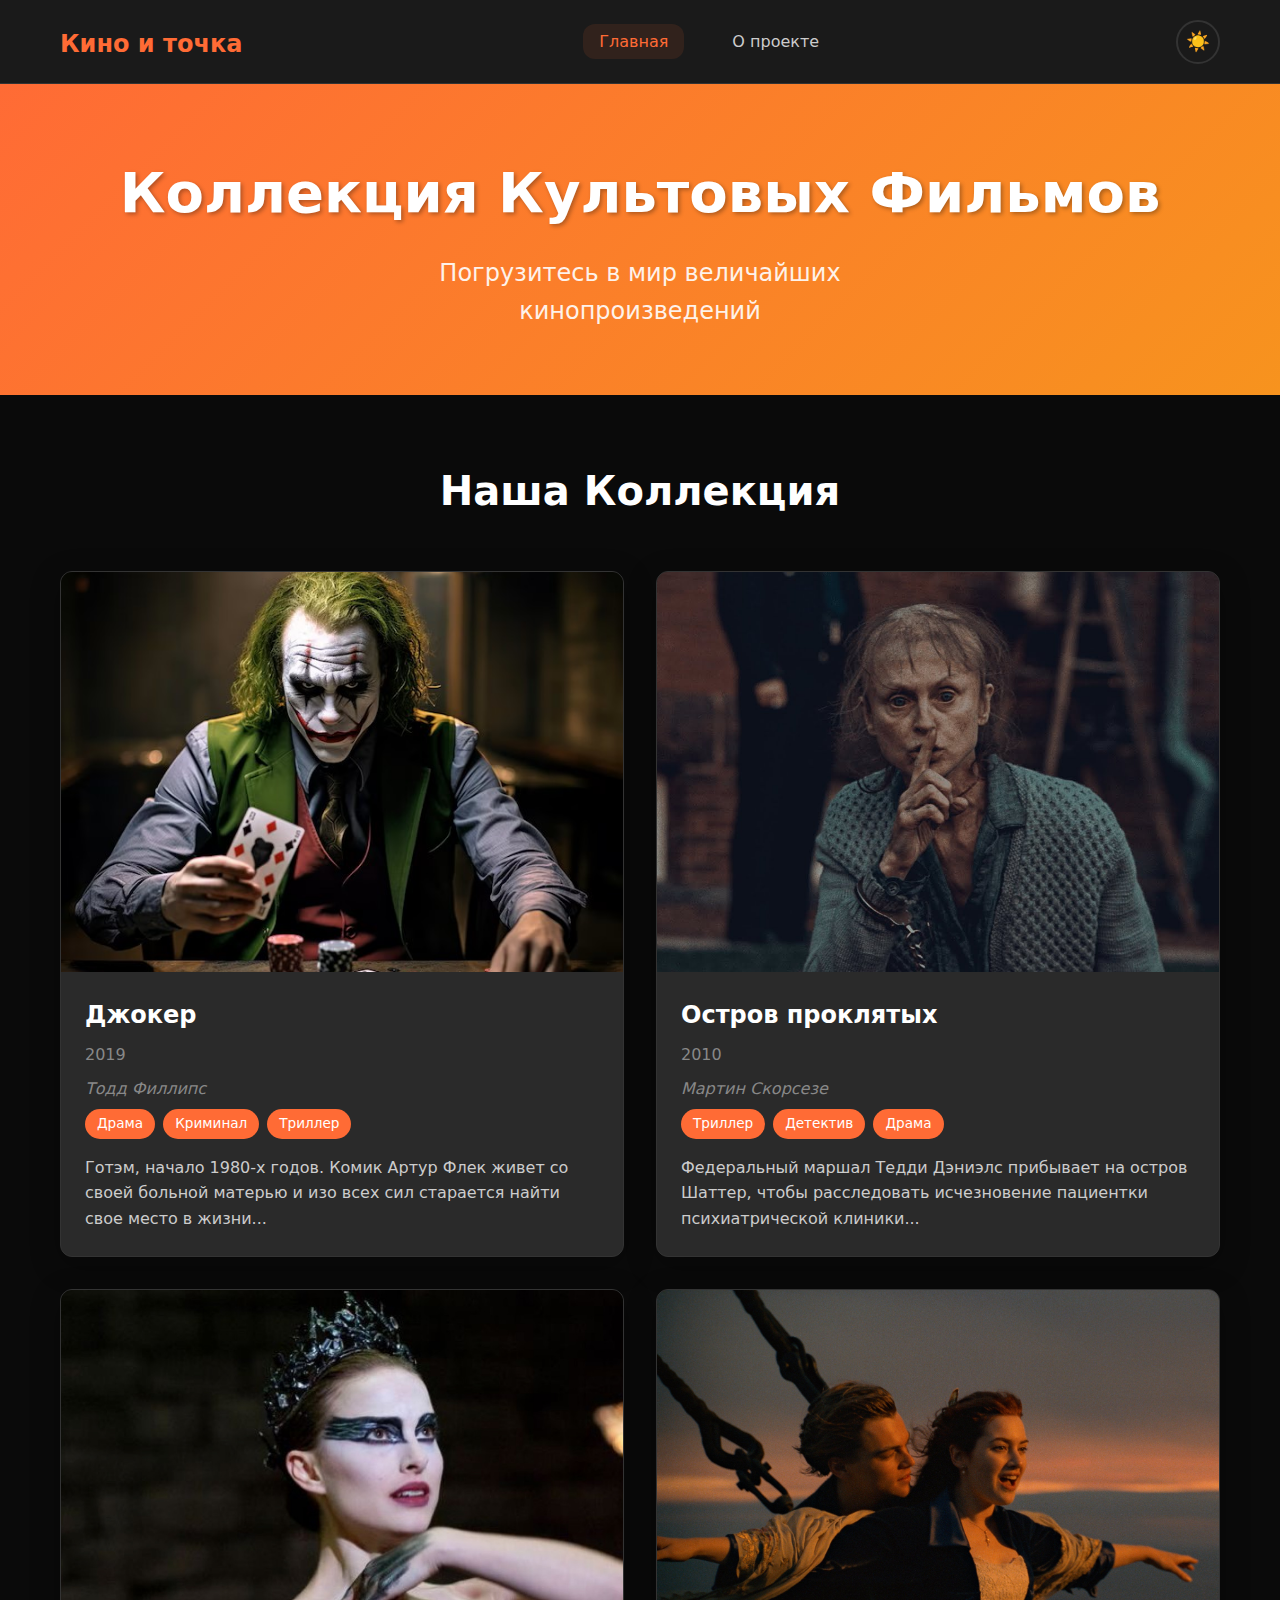
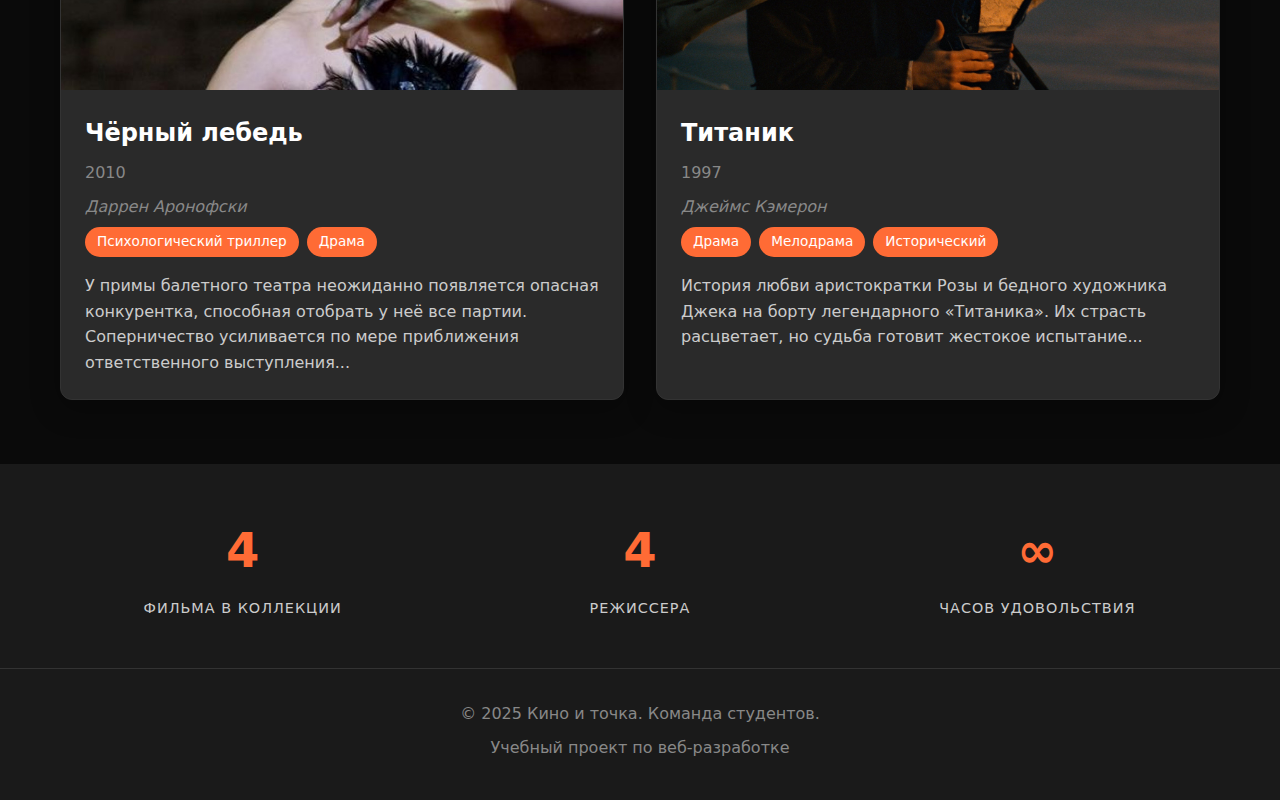
<file: index.html>
<!DOCTYPE html>
<html lang="ru">
<head>
    <meta charset="UTF-8">
    <meta name="viewport" content="width=device-width, initial-scale=1.0">
    <meta name="description" content="Киносайт - коллекция лучших фильмов. Джокер, Остров проклятых и другие культовые картины.">
    <title>Кино и точка</title>
    <link rel="stylesheet" href="css/base.css">
    <link rel="stylesheet" href="css/header-footer.css">  
    <link rel="stylesheet" href="css/components.css">
    <link rel="stylesheet" href="css/home.css">
</head>
<body>
    <header class="header">
        <div class="header__container">
            <h1 class="header__logo">
                <a href="index.html">Кино и точка</a>
            </h1>
            <nav class="nav" role="navigation">
                <ul class="nav__list">
                    <li class="nav__item">
                        <a href="index.html" class="nav__link nav__link--active">Главная</a>
                    </li>
                    <li class="nav__item">
                        <a href="about.html" class="nav__link">О проекте</a>
                    </li>
                </ul>
            </nav>
            <button class="theme-toggle" aria-label="Переключить тему" data-theme-toggle>
                🌙
            </button>
        </div>
    </header>

    <main class="main">
        <section class="hero">
            <div class="hero__container">
                <h1 class="hero__title">Коллекция Культовых Фильмов</h1>
                <p class="hero__subtitle">Погрузитесь в мир величайших кинопроизведений</p>
            </div>
        </section>

        <section class="films">
            <div class="films__container">
                <h2 class="films__title">Наша Коллекция</h2>
                <div class="films__grid">
                    <article class="film-card">
                        <div class="film-card__image">
                            <img src="images/joker-thumb.jpg" alt="Постер фильма Джокер 2019" class="film-card__poster">
                            <div class="film-card__overlay">
                                <a href="joker.html" class="btn btn--primary">Подробнее</a>
                            </div>
                        </div>
                        <div class="film-card__content">
                            <h3 class="film-card__title">Джокер</h3>
                            <p class="film-card__year">2019</p>
                            <p class="film-card__director">Тодд Филлипс</p>
                            <ul class="film-card__genres">
                                <li>Драма</li>
                                <li>Криминал</li>
                                <li>Триллер</li>
                            </ul>
                            <p class="film-card__description">
                                Готэм, начало 1980-х годов. Комик Артур Флек живет со своей больной матерью и изо всех сил старается найти свое место в жизни...
                            </p>
                        </div>
                    </article>

                    <article class="film-card">
                        <div class="film-card__image">
                            <img src="images/shutter-island-thumb.jpg" alt="Постер фильма Остров проклятых 2010" class="film-card__poster">
                            <div class="film-card__overlay">
                                <a href="shutter-island.html" class="btn btn--primary">Подробнее</a>
                            </div>
                        </div>
                        <div class="film-card__content">
                            <h3 class="film-card__title">Остров проклятых</h3>
                            <p class="film-card__year">2010</p>
                            <p class="film-card__director">Мартин Скорсезе</p>
                            <ul class="film-card__genres">
                                <li>Триллер</li>
                                <li>Детектив</li>
                                <li>Драма</li>
                            </ul>
                            <p class="film-card__description">
                                Федеральный маршал Тедди Дэниэлс прибывает на остров Шаттер, чтобы расследовать исчезновение пациентки психиатрической клиники...
                            </p>
                        </div>
                    </article>

                    <article class="film-card">
                        <div class="film-card__image">
                            <img src="images/black-swan-thumb.jpg" alt="Постер фильма Чёрный лебедь 2010" class="film-card__poster">
                            <div class="film-card__overlay">
                                <a href="black-swan.html" class="btn btn--primary">Подробнее</a>
                            </div>
                        </div>
                        <div class="film-card__content">
                            <h3 class="film-card__title">Чёрный лебедь</h3>
                            <p class="film-card__year">2010</p>
                            <p class="film-card__director">Даррен Аронофски</p>
                            <ul class="film-card__genres">
                                <li>Психологический триллер</li>
                                <li>Драма</li>
                            </ul>
                            <p class="film-card__description">
                                У примы балетного театра неожиданно появляется опасная конкурентка, способная отобрать у неё все партии. Соперничество усиливается по мере приближения ответственного выступления...
                            </p>
                        </div>
                    </article>
                    <article class="film-card">
                        <div class="film-card__image">
                            <img src="images/titanic-thumb.jpg" alt="Постер фильма Титаник 1997" class="film-card__poster">
                            <div class="film-card__overlay">
                                <a href="titanic.html" class="btn btn--primary">Подробнее</a>
                            </div>
                        </div>
                        <div class="film-card__content">
                            <h3 class="film-card__title">Титаник</h3>
                            <p class="film-card__year">1997</p>
                            <p class="film-card__director">Джеймс Кэмерон</p>
                            <ul class="film-card__genres">
                                <li>Драма</li>
                                <li>Мелодрама</li>
                                <li>Исторический</li>
                            </ul>
                            <p class="film-card__description">
                                История любви аристократки Розы и бедного художника Джека на борту легендарного «Титаника». Их страсть расцветает, но судьба готовит жестокое испытание...
                            </p>
                        </div>
                    </article>
                </div>
            </div>
        </section>

        <section class="stats">
            <div class="stats__container">
                <div class="stats__grid">
                    <div class="stat-item">
                        <div class="stat-item__number">4</div>
                        <div class="stat-item__label">Фильма в коллекции</div>
                    </div>
                    <div class="stat-item">
                        <div class="stat-item__number">4</div>
                        <div class="stat-item__label">Режиссера</div>
                    </div>
                    <div class="stat-item">
                        <div class="stat-item__number">∞</div>
                        <div class="stat-item__label">Часов удовольствия</div>
                    </div>
                </div>
            </div>
        </section>
    </main>

    <footer class="footer">
        <div class="footer__container">
            <p class="footer__text">© 2025 Кино и точка. Команда студентов.</p>
            <p class="footer__text">Учебный проект по веб-разработке</p>
        </div>
    </footer>

    <script src="scripts.js"></script>
</body>
</html>
</file>
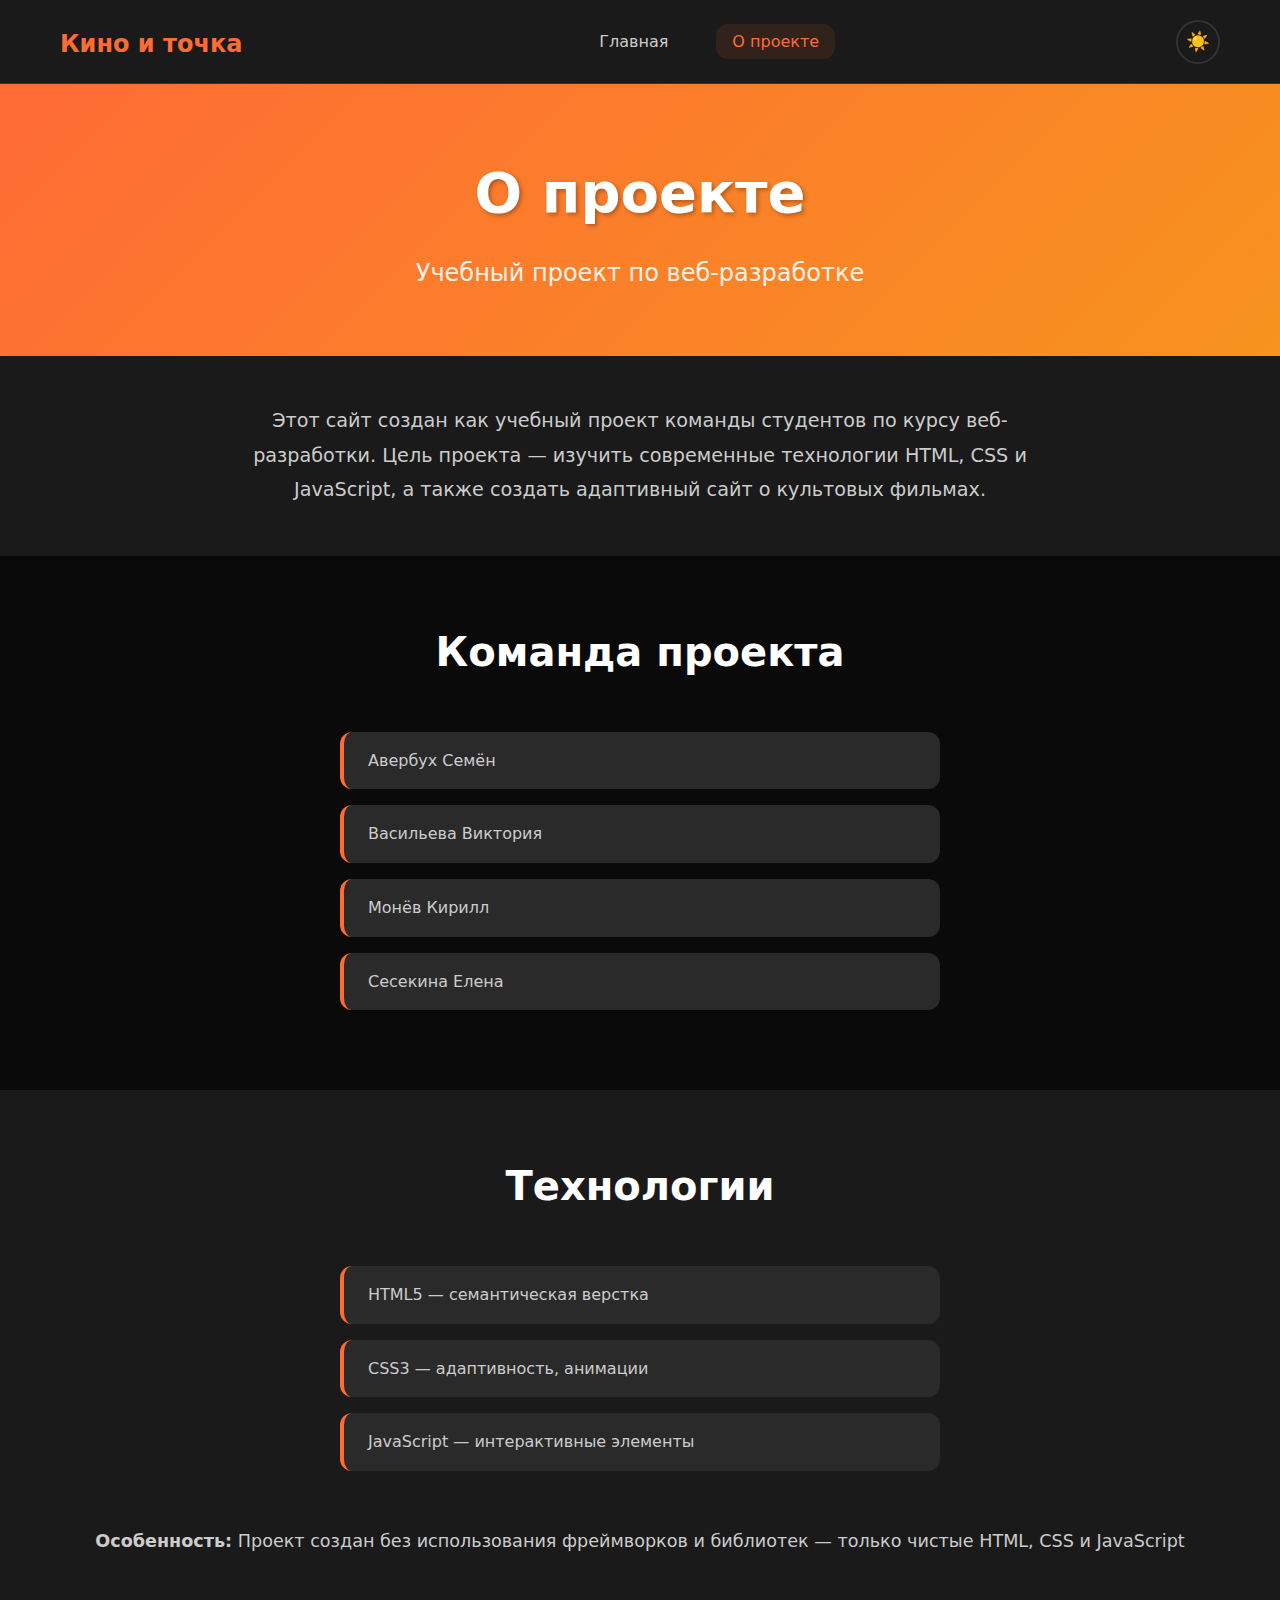
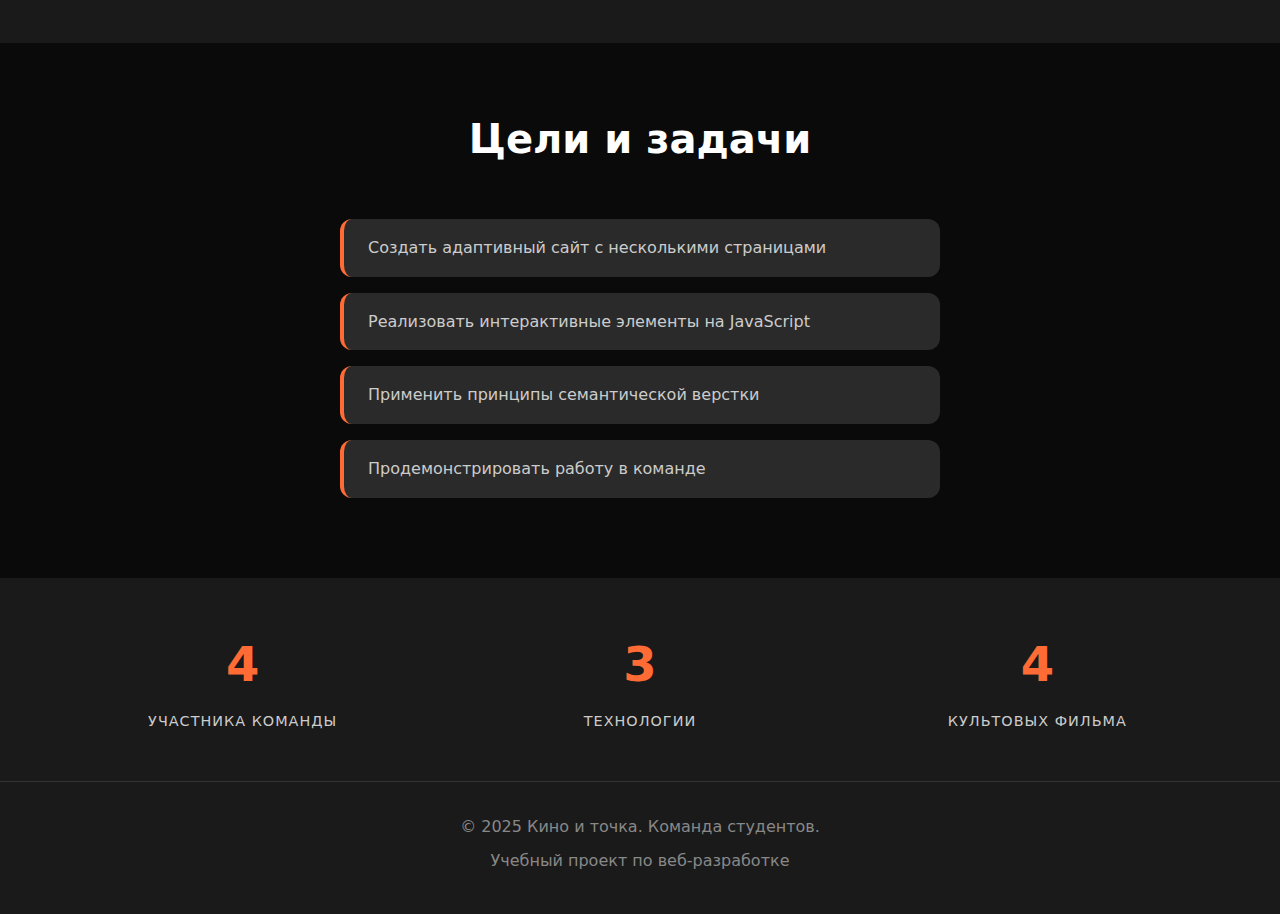
<file: about.html>
<!DOCTYPE html>
<html lang="ru">
<head>
    <meta charset="UTF-8">
    <meta name="viewport" content="width=device-width, initial-scale=1.0">
    <meta name="description" content="О проекте - учебный сайт команды студентов по веб-разработке">
    <title>Кино и точка</title>
    <link rel="stylesheet" href="css/base.css">
    <link rel="stylesheet" href="css/header-footer.css">
    <link rel="stylesheet" href="css/components.css">
    <link rel="stylesheet" href="css/about.css">
</head>
<body>
    <header class="header">
        <div class="header__container">
            <h1 class="header__logo">
                <a href="index.html">Кино и точка</a>
            </h1>
            <nav class="nav" role="navigation">
                <ul class="nav__list">
                    <li class="nav__item">
                        <a href="index.html" class="nav__link">Главная</a>
                    </li>
                    <li class="nav__item">
                        <a href="about.html" class="nav__link nav__link--active">О проекте</a>
                    </li>
                </ul>
            </nav>
            <button class="theme-toggle" aria-label="Переключить тему" data-theme-toggle>
                🌙
            </button>
        </div>
    </header>

    <main class="main">
        <section class="hero">
            <div class="hero__container">
                <h1 class="hero__title">О проекте</h1>
                <p class="hero__subtitle">Учебный проект по веб-разработке</p>
            </div>
        </section>

        <section class="about-intro">
            <div class="about-intro__container">
                <p class="about-intro__text">
                    Этот сайт создан как учебный проект команды студентов по курсу веб-разработки. 
                    Цель проекта — изучить современные технологии HTML, CSS и JavaScript, а также 
                    создать адаптивный сайт о культовых фильмах.
                </p>
            </div>
        </section>

        <section class="team">
            <div class="team__container">
                <h2 class="team__title">Команда проекта</h2>
                <ul class="team__list">
                    <li class="team__member">Авербух Семён</li>
                    <li class="team__member">Васильева Виктория</li>
                    <li class="team__member">Монёв Кирилл</li>
                    <li class="team__member">Сесекина Елена</li>
                </ul>
            </div>
        </section>

        <section class="technologies">
            <div class="technologies__container">
                <h2 class="technologies__title">Технологии</h2>
                <ul class="technologies__list">
                    <li class="technologies__item">HTML5 — семантическая верстка</li>
                    <li class="technologies__item">CSS3 — адаптивность, анимации</li>
                    <li class="technologies__item">JavaScript — интерактивные элементы</li>
                </ul>
                
                <div class="technologies__note">
                    <p><strong>Особенность:</strong> Проект создан без использования фреймворков и библиотек — только чистые HTML, CSS и JavaScript</p>
                </div>
            </div>
        </section>

        <section class="goals">
            <div class="goals__container">
                <h2 class="goals__title">Цели и задачи</h2>
                <div class="goals__content">
                    <div class="goals__main">
                        <ul class="goals__list">
                            <li class="goals__item">Создать адаптивный сайт с несколькими страницами</li>
                            <li class="goals__item">Реализовать интерактивные элементы на JavaScript</li>
                            <li class="goals__item">Применить принципы семантической верстки</li>
                            <li class="goals__item">Продемонстрировать работу в команде</li>
                        </ul>
                    </div>
                </div>
            </div>
        </section>

        <section class="stats">
            <div class="stats__container">
                <div class="stats__grid">
                    <div class="stat-item">
                        <div class="stat-item__number">4</div>
                        <div class="stat-item__label">Участника команды</div>
                    </div>
                    <div class="stat-item">
                        <div class="stat-item__number">3</div>
                        <div class="stat-item__label">Технологии</div>
                    </div>
                    <div class="stat-item">
                        <div class="stat-item__number">4</div>
                        <div class="stat-item__label">Культовых фильма</div>
                    </div>
                </div>
            </div>
        </section>
    </main>

    <footer class="footer">
        <div class="footer__container">
            <p class="footer__text">© 2025 Кино и точка. Команда студентов.</p>
            <p class="footer__text">Учебный проект по веб-разработке</p>
        </div>
    </footer>

    <script src="scripts.js"></script>
</body>
</html>
</file>
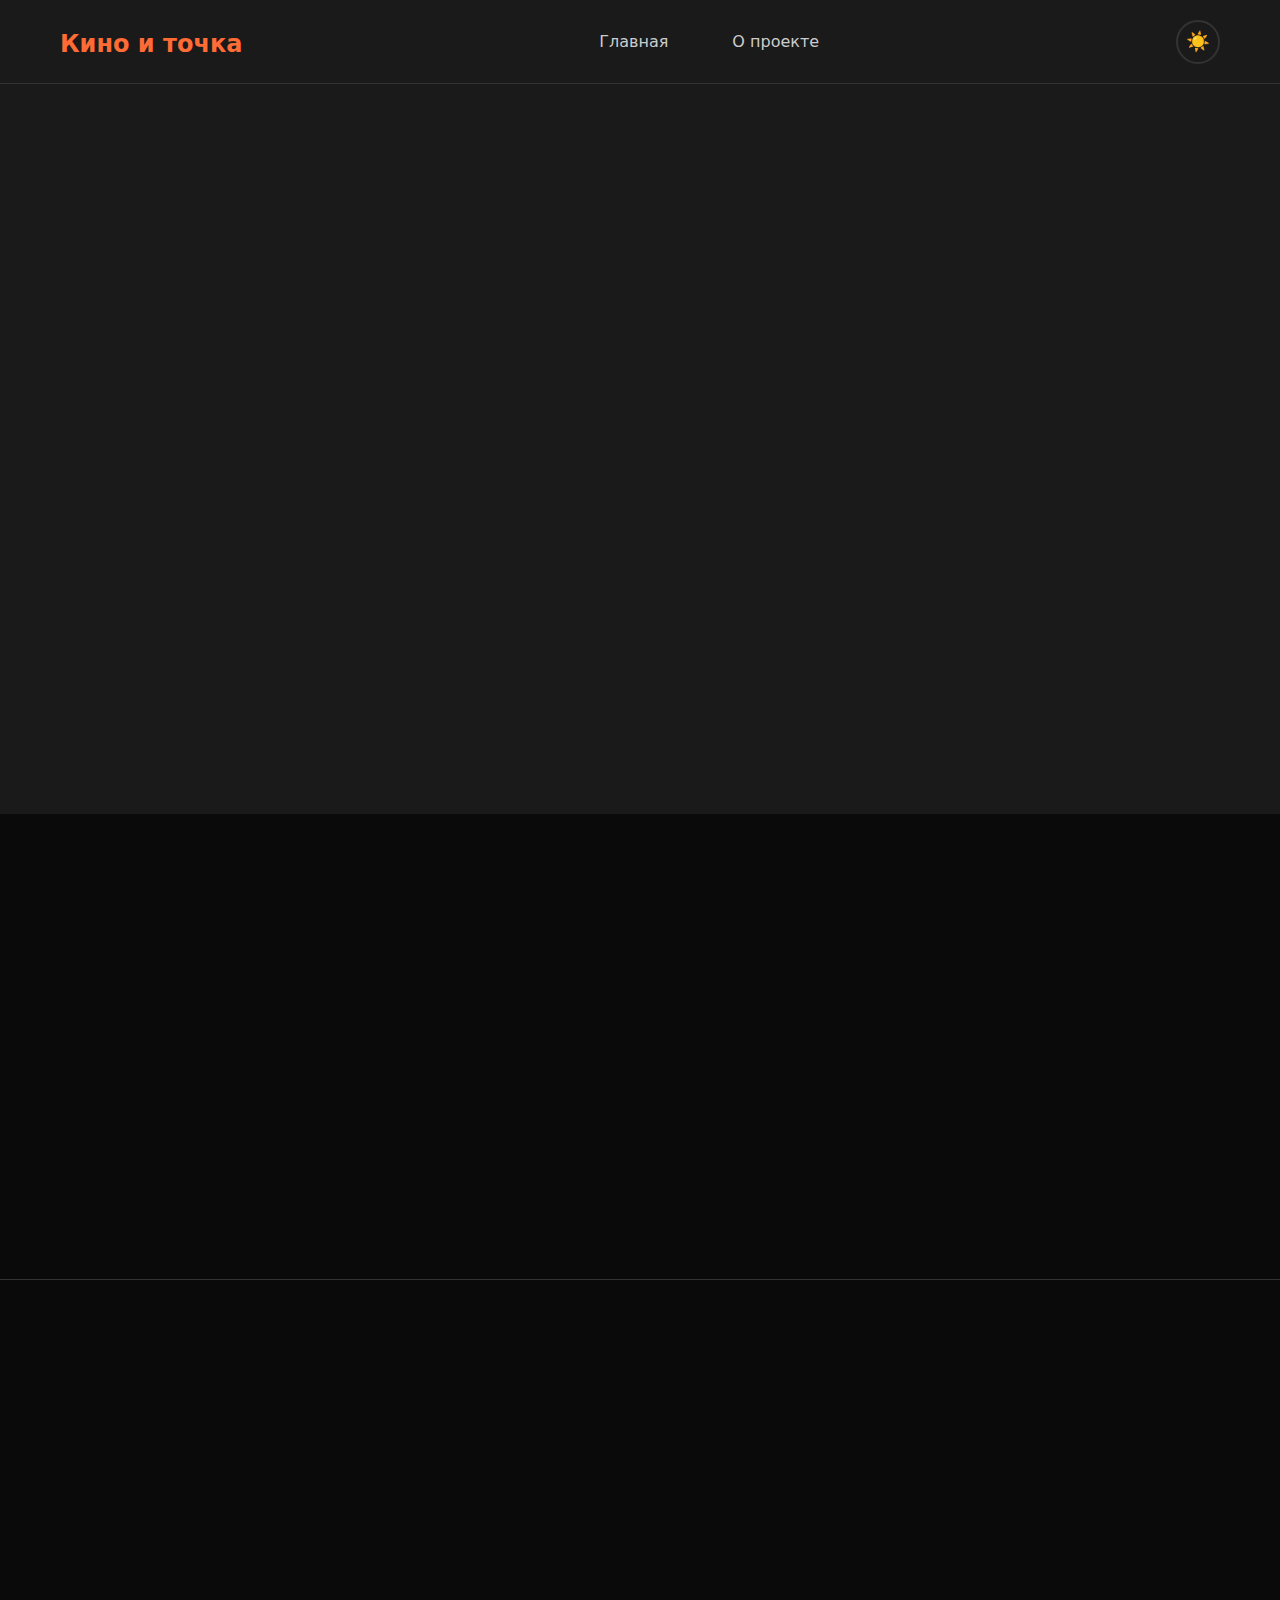
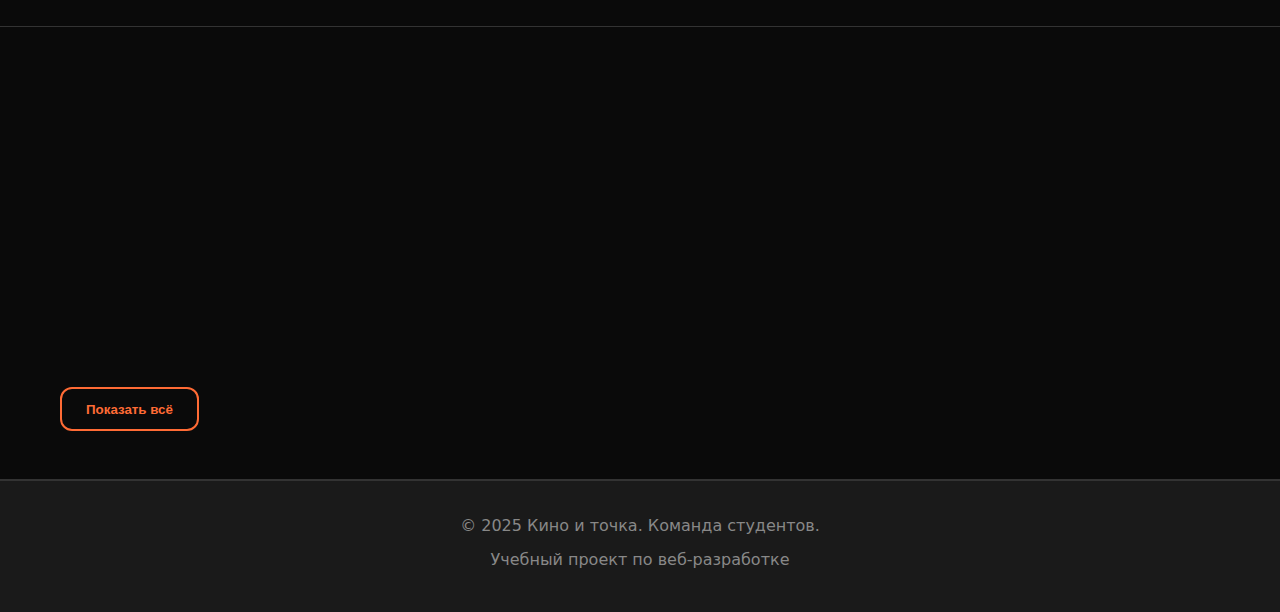
<file: black-swan.html>
<!DOCTYPE html>
<html lang="ru">
<head>
    <meta charset="UTF-8">
    <meta name="viewport" content="width=device-width, initial-scale=1.0">
    <meta name="description" content="Чёрный лебедь (2010) - психологический триллер Даррена Аронофски с Натали Портман. Сюжет, актёры, символика.">
    <title>Чёрный лебедь (2010) - Психологический триллер</title>
    <link rel="stylesheet" href="css/base.css">
    <link rel="stylesheet" href="css/header-footer.css">
    <link rel="stylesheet" href="css/components.css">
    <link rel="stylesheet" href="css/black-swan.css">
</head>
<body>
    <header class="header">
        <div class="header__container">
            <h1 class="header__logo">
                <a href="index.html">Кино и точка</a>
            </h1>
            <nav class="nav" role="navigation">
                <ul class="nav__list">
                    <li class="nav__item">
                        <a href="index.html" class="nav__link">Главная</a>
                    </li>
                    <li class="nav__item">
                        <a href="about.html" class="nav__link">О проекте</a>
                    </li>
                </ul>
            </nav>
            <button class="theme-toggle" aria-label="Переключить тему" data-theme-toggle>
                🌙
            </button>
        </div>
    </header>

    <main class="main">
        <article class="film-hero">
            <div class="film-hero__container hero-block-animate">
                <div class="film-hero__poster">
                    <img src="images/black-swan-poster.jpg" alt="Постер фильма Чёрный лебедь 2010" class="film-hero__image">
                </div>
                <div class="film-hero__info">
                    <h1 class="film-hero__title">Чёрный лебедь</h1>
                    <p class="film-hero__tagline">"Единственный человек, стоящий на твоем пути — это ты сама"</p>
                    
                    <section class="tabs">
                        <div class="tabs__nav">
                            <button class="tabs__button active" data-tab="about">О фильме</button>
                            <button class="tabs__button" data-tab="actors">Актёры</button>
                            <button class="tabs__button" data-tab="awards">Награды</button>
                        </div>

                        <!-- О фильме -->
                        <div class="tabs__content active" id="about">
                            <ul class="meta">
                            <li class="meta__item">
                                <span class="meta__label">Год:</span>
                                <span class="meta__value">2010</span>
                            </li>
                            <li class="meta__item">
                                <span class="meta__label">Страна:</span>
                                <span class="meta__value">США</span>
                            </li>
                            <li class="meta__item">
                                <span class="meta__label">Режиссёр:</span>
                                <span class="meta__value">Даррен Аронофски</span>
                            </li>
                            <li class="meta__item">
                                <span class="meta__label">Жанры:</span>
                                <span class="meta__value">Психологический триллер, Драма</span>
                            </li>
                            <li class="meta__item">
                                <span class="meta__label">Длительность:</span>
                                <span class="meta__value">108 минут</span>
                            </li>
                            <li class="meta__item">
                                <span class="meta__label">Бюджет:</span>
                                <span class="meta__value">$13 000 000</span>
                            </li>
                            <li class="meta__item">
                                <span class="meta__label">Возраст:</span>
                                <span class="meta__value">18+</span>
                            </li>
                            </ul>
                        </div>

                        <!-- Актёры -->
                        <div class="tabs__content" id="actors">
                            <ul class="actors__list">
                            <li class="actors__item">
                                <div class="actors__info">
                                    <p class="actors__actor">Натали Портман</p>
                                    <p class="actors__role">Нина Сейерс</p>
                                </div>
                                <img src="images/actors-black-swan/natalie-portman.jpg" alt="Натали Портман" class="actors__photo">
                            </li>
                            <li class="actors__item">
                                <div class="actors__info">
                                <p class="actors__actor">Мила Кунис</p>
                                <p class="actors__role">Лили</p>
                                </div>
                                <img src="images/actors-black-swan/mila-kunis.jpg" alt="Мила Кунис" class="actors__photo">
                            </li>
                            <li class="actors__item">
                                <div class="actors__info">
                                <p class="actors__actor">Венсан Кассель</p>
                                <p class="actors__role">Томас Лерой</p>
                                </div>
                                <img src="images/actors-black-swan/vincent-cassel.jpg" alt="Венсан Кассель" class="actors__photo">
                            </li>
                            <li class="actors__item">
                                <div class="actors__info">
                                <p class="actors__actor">Барбара Херши</p>
                                <p class="actors__role">Эрика Сейерс</p>
                                </div>
                                <img src="images/actors-black-swan/barbara-hershey.jpg" alt="Барбара Херши" class="actors__photo">
                            </li>
                            <li class="actors__item">
                                <div class="actors__info">
                                <p class="actors__actor">Вайнона Райдер</p>
                                <p class="actors__role">Бет МакИнтайр</p>
                                </div>
                                <img src="images/actors-black-swan/winona-ryder.jpg" alt="Вайнона Райдер" class="actors__photo">
                            </li>
                            <li class="actors__item">
                                <div class="actors__info">
                                <p class="actors__actor">Себастиан Стэн</p>
                                <p class="actors__role">Эндрю</p>
                                </div>
                                <img src="images/actors-black-swan/sebastian-stan.jpg" alt="Себастиан Стэн" class="actors__photo">
                            </li>
                            </ul>
                        </div>

                        <!-- Награды -->
                        <div class="tabs__content" id="awards">
                        <div class="awards__grid">
                            <div class="awards__item">
                            <img src="images/awards/oscar.png" alt="Оскар" class="awards__icon">
                            <div class="awards__tooltip">
                                🏆 Оскар — Лучшая женская роль<br>
                                Натали Портман
                            </div>
                            </div>
                            <div class="awards__item">
                            <img src="images/awards/golden-globe.png" alt="Золотой глобус" class="awards__icon">
                            <div class="awards__tooltip">
                                🏆 Золотой глобус — Лучшая женская роль<br>
                                Натали Портман
                            </div>
                            </div>
                            <div class="awards__item">
                            <img src="images/awards/bafta.png" alt="BAFTA" class="awards__icon">
                            <div class="awards__tooltip">
                                🏆 BAFTA — Лучшая женская роль<br>
                                Натали Портман
                            </div>
                            </div>
                            <div class="awards__item">
                            <img src="images/awards/sag.png" alt="Премия Гильдии киноактеров" class="awards__icon">
                            <div class="awards__tooltip">
                                🏆 Премия Гильдии киноактеров США — Лучшая женская роль<br>
                                Натали Портман
                            </div>
                            </div>
                        </div>
                        </div>
                    </section>
                </div>
            </div>
        </article>

        <section class="synopsis">
            <div class="synopsis__container">
                <h2 class="animate-on-scroll">Краткое содержание</h2>

                <p class="animate-on-scroll">Нина — талантливая балерина, которая получает главную роль в постановке "Лебединого озера". Ей предстоит исполнить как чистого и невинного Белого лебедя, так и тёмного, страстного Чёрного лебедя.</p>
                
                <p class="animate-on-scroll">Стремясь к совершенству, Нина всё глубже погружается в мир репетиций, зависти и собственных страхов. Реальность начинает смешиваться с галлюцинациями, а борьба за идеальное исполнение превращается в опасное испытание для её психики.</p>
                
                <p class="animate-on-scroll">Фильм исследует границы между искусством, безумием и саморазрушением, заставляя зрителя задаваться вопросом: где проходит грань между актёрским мастерством и потерей себя?</p>
            </div>
        </section>

        <section class="analysis">
            <div class="analysis__container">
                <h3 class="animate-on-scroll">Темы и символы</h3>
                
                <p class="animate-on-scroll">"Чёрный лебедь" исследует тему одержимости и поиска совершенства. Белый и Чёрный лебеди символизируют внутреннюю борьбу между светлой и тёмной сторонами человеческой натуры.</p>
                
                <p class="animate-on-scroll">Фильм также поднимает вопросы самоидентификации, давления общества и разрушительной силы страха неудачи. Аронофски мастерски сочетает психологическую драму и элементы хоррора, создавая тревожную атмосферу.</p>
            </div>
        </section>

        <section class="facts" data-facts-section>
            <div class="facts__container">
                <h2 class="animate-on-scroll">Интересные факты</h2>
                <ul class="facts__list animate-on-scroll">
                    <li class="facts__item">Натали Портман готовилась к роли более года, занимаясь балетом по 5–8 часов в день.</li>
                    <li class="facts__item">За роль Нины актриса получила премию "Оскар" за лучшую женскую роль.</li>
                    <li class="facts__item">Мила Кунис и Натали Портман действительно подружились на съёмках, что помогло воссоздать их экранное противостояние.</li>
                    <li class="facts__item facts__item--hidden">Фильм снят с относительно небольшим бюджетом, но собрал более $300 миллионов в мировом прокате.</li>
                    <li class="facts__item facts__item--hidden">Художественный стиль картины вдохновлён картинами Эдгара Дега.</li>
                </ul>
                <button class="facts__toggle" aria-expanded="false" data-facts-toggle>
                    Показать всё
                </button>
            </div>
        </section>

    </main>

    <footer class="footer">
        <div class="footer__container">
            <p class="footer__text">© 2025 Кино и точка. Команда студентов.</p>
            <p class="footer__text">Учебный проект по веб-разработке</p>
        </div>
    </footer>

    <script src="scripts.js"></script>
</body>
</html>
</file>
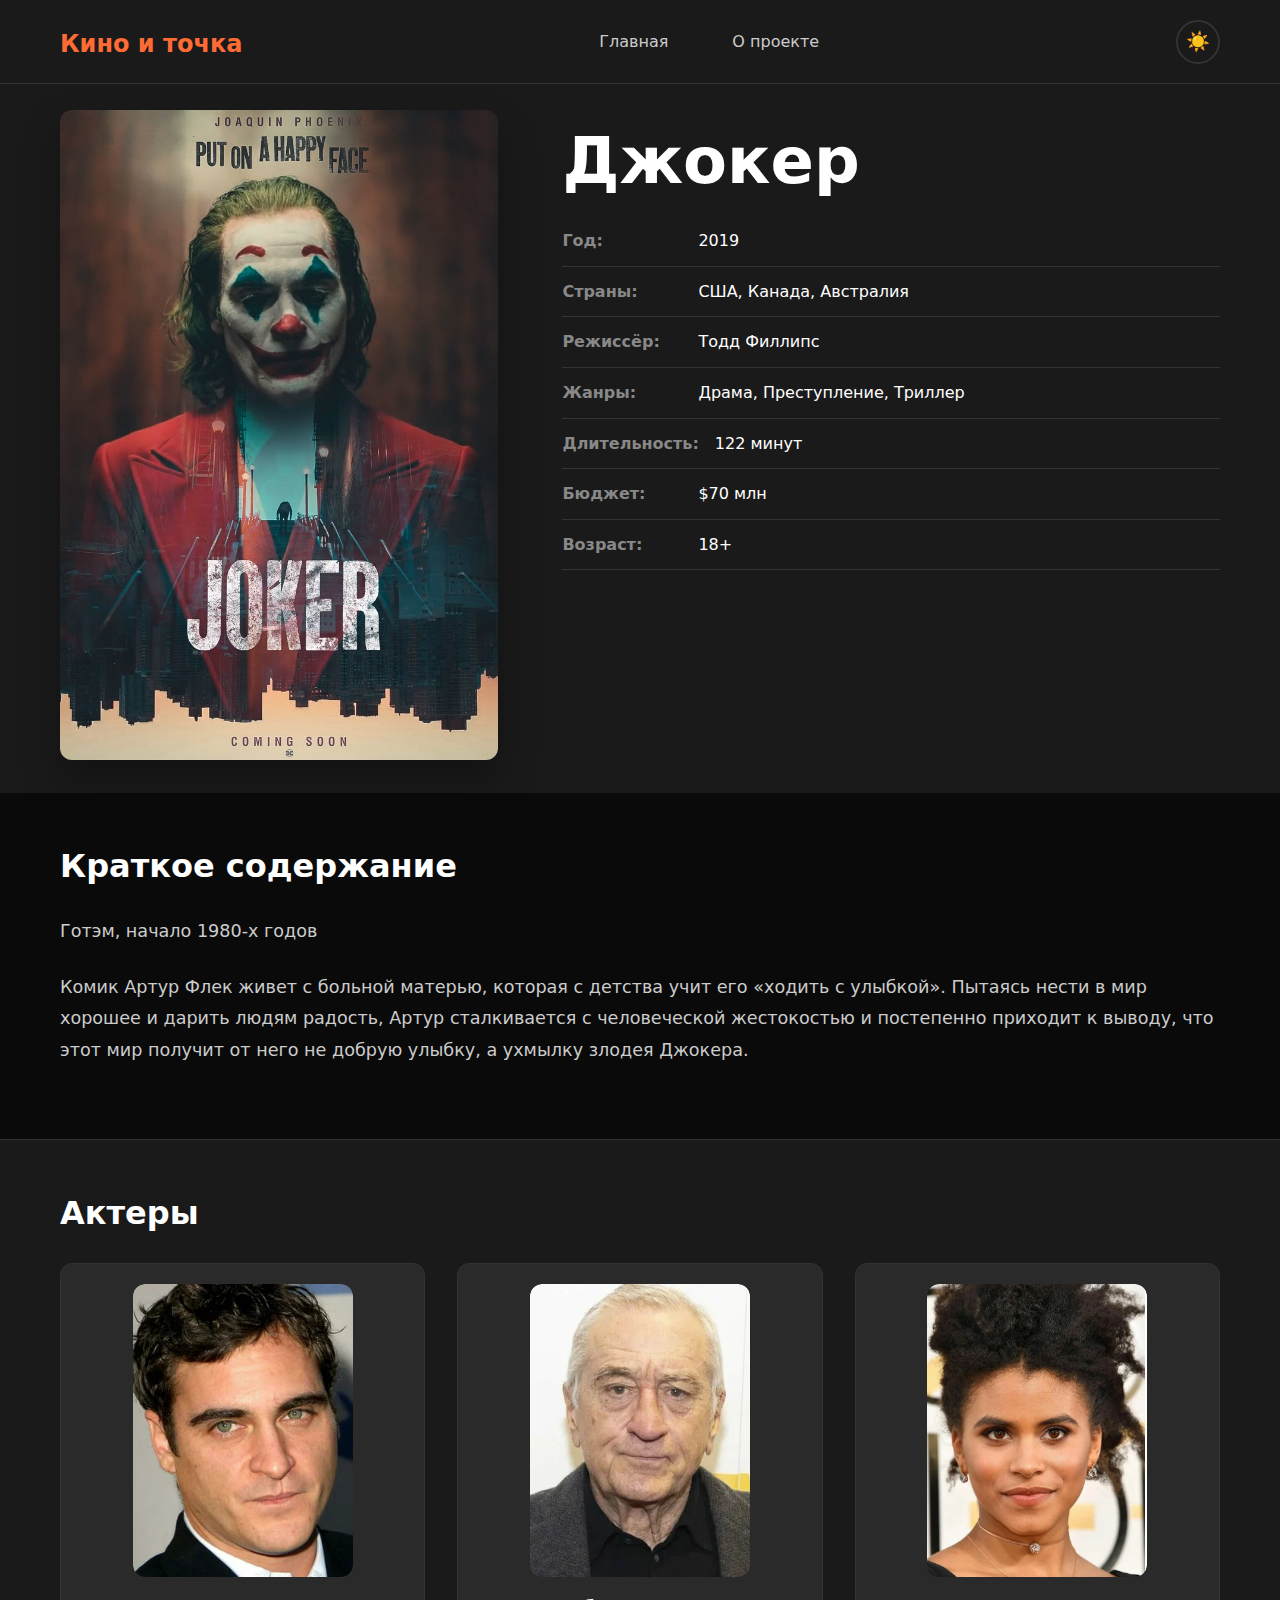
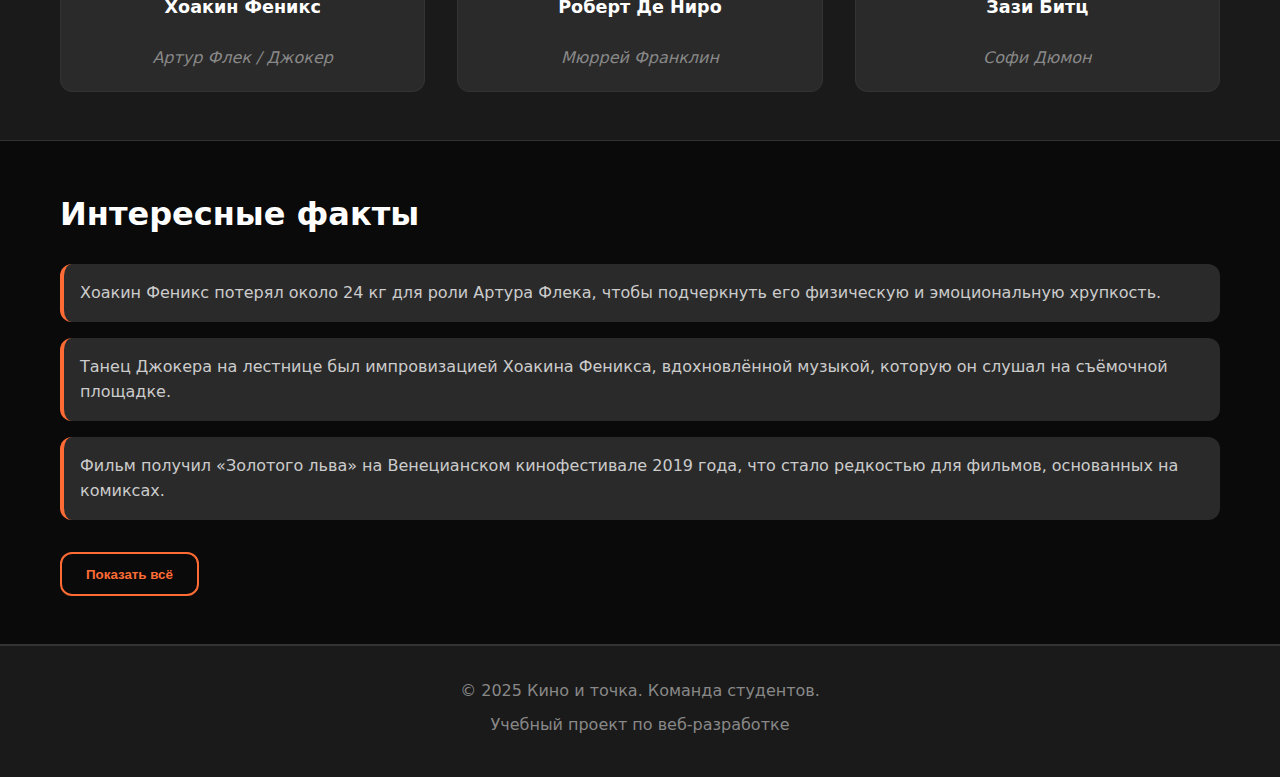
<file: joker.html>
<!DOCTYPE html>
<html lang="ru">
<head>
    <meta charset="UTF-8">
    <meta name="viewport" content="width=device-width, initial-scale=1.0">
    <title>Кино и точка</title>
    <link rel="stylesheet" href="css/base.css">
    <link rel="stylesheet" href="css/header-footer.css">
    <link rel="stylesheet" href="css/components.css">
    <link rel="stylesheet" href="css/joker.css">
</head>
<body>
    <header class="header">
        <div class="header__container">
            <h1 class="header__logo">
                <a href="index.html">Кино и точка</a>
            </h1>
            <nav class="nav" role="navigation">
                <ul class="nav__list">
                    <li class="nav__item">
                        <a href="index.html" class="nav__link">Главная</a>
                    </li>
                    <li class="nav__item">
                        <a href="about.html" class="nav__link">О проекте</a>
                    </li>
                </ul>
            </nav>
            <button class="theme-toggle" aria-label="Переключить тему" data-theme-toggle>
                🌙
            </button>
        </div>
    </header>

    <main class="main">
        <article class="film-hero">
            <div class="film-hero__container">
                <div class="film-hero__poster">
                    <img src="images/joker-poster.jpg" alt="Постер фильма Джокер 2019" class="film-hero__image">
                </div>
                <div class="film-hero__info">
                    <h1 class="film-hero__title">Джокер</h1>

                    <ul class="film__additional-info">
                        <li class="film__additional-info__item">
                            <span class="film__additional-info__label">Год:</span>
                            <span class="film__additional-info__value">2019</span>
                        </li>
                        <li class="film__additional-info__item">
                            <span class="film__additional-info__label">Страны:</span>
                            <span class="film__additional-info__value">США, Канада, Австралия</span>
                        </li>
                        <li class="film__additional-info__item">
                            <span class="film__additional-info__label">Режиссёр:</span>
                            <span class="film__additional-info__value">Тодд Филлипс</span>
                        </li>
                        <li class="film__additional-info__item">
                            <span class="film__additional-info__label">Жанры:</span>
                            <span class="film__additional-info__value">Драма, Преступление, Триллер</span>
                        </li>
                        <li class="film__additional-info__item">
                            <span class="film__additional-info__label">Длительность:</span>
                            <span class="film__additional-info__value">122 минут</span>
                        </li>
                        <li class="film__additional-info__item">
                            <span class="film__additional-info__label">Бюджет:</span>
                            <span class="film__additional-info__value">$70 млн</span>
                        </li>
                        <li class="film__additional-info__item">
                            <span class="film__additional-info__label">Возраст:</span>
                            <span class="film__additional-info__value">18+</span>
                        </li>
                    </ul>
                </div>
            </div>
        </article>

        <section class="synopsis">
            <div class="synopsis__container">
                <h2>Краткое содержание</h2>
                <p>Готэм, начало 1980-х годов</p>
                <p>Комик Артур Флек живет с больной матерью, которая с детства учит его «ходить с улыбкой». Пытаясь нести в мир хорошее и дарить людям радость, Артур сталкивается с человеческой жестокостью и постепенно приходит к выводу, что этот мир получит от него не добрую улыбку, а ухмылку злодея Джокера.</p>               
            </div>
        </section>

        <section class="actors">
            <div class="actors__container">
                <h2>Актеры</h2>
                <ul class="actors__list">
                    <li class="actor-card">
                        <div class="actor-card__image-wrap">
                            <img src="images/joaquin-phoenix.jpg" alt="Хоакин Феникс" class="actor-card__image actor-card__image--actor">
                            <img src="images/joaquin-arthur.jpg" alt="Артур Флек / Джокер" aria-hidden="true" class="actor-card__image actor-card__image--character">
                        </div>
                        <p class="actor-card__name">Хоакин Феникс</p>
                        <p class="actor-card__role">Артур Флек / Джокер</p>
                    </li>
                    <li class="actor-card">
                        <div class="actor-card__image-wrap">
                            <img src="images/robert-de-niro.jpg" alt="Роберт Де Ниро" class="actor-card__image">
                            <img src="images/robert-murray.jpg" alt="Мюррей Франклин" aria-hidden="true" class="actor-card__image actor-card__image--character">
                        </div>
                        <p class="actor-card__name">Роберт Де Ниро</p>
                        <p class="actor-card__role">Мюррей Франклин</p>
                    </li>
                    <li class="actor-card">
                        <div class="actor-card__image-wrap">
                            <img src="images/zazie-beetz.jpg" alt="Зази Битц" class="actor-card__image">
                            <img src="images/zazie-sophie.jpg" alt="Софи Дюмон" aria-hidden="true" class="actor-card__image actor-card__image--character">
                        </div>
                        <p class="actor-card__name">Зази Битц</p>
                        <p class="actor-card__role">Софи Дюмон</p>
                    </li>
                </ul>
            </div>
        </section>

        <section class="facts" data-facts-section>
            <div class="facts__container">
                <h2>Интересные факты</h2>
                <ul class="facts__list">
                    <li class="facts__item">Хоакин Феникс потерял около 24 кг для роли Артура Флека, чтобы подчеркнуть его физическую и эмоциональную хрупкость.</li>
                    <li class="facts__item">Танец Джокера на лестнице был импровизацией Хоакина Феникса, вдохновлённой музыкой, которую он слушал на съёмочной площадке.</li>
                    <li class="facts__item">Фильм получил «Золотого льва» на Венецианском кинофестивале 2019 года, что стало редкостью для фильмов, основанных на комиксах.</li>
                    <li class="facts__item facts__item--hidden">Сценаристы вдохновлялись фильмами Мартина Скорсезе, такими как «Таксист» и «Король комедии», для создания мрачной атмосферы Готэма.</li>
                    <li class="facts__item facts__item--hidden">Знаменитая сцена в ванной, где Артур танцует, была снята за один дубль.</li>
                    <li class="facts__item facts__item--hidden">Костюм Джокера был специально разработан с яркими цветами (красный, зелёный, жёлтый), чтобы контрастировать с мрачной палитрой Готэма.</li>
                    <li class="facts__item facts__item--hidden">Хоакин Феникс отказался от использования дублёра для сцены падения в мусорный бак, выполнив трюк самостоятельно.</li>
                </ul>
                <button class="facts__toggle" aria-expanded="false" data-facts-toggle>
                    Показать всё
                </button>
            </div>
        </section>

    </main>

    <footer class="footer">
        <div class="footer__container">
            <p class="footer__text">© 2025 Кино и точка. Команда студентов.</p>
            <p class="footer__text">Учебный проект по веб-разработке</p>
        </div>
    </footer>

    <script src="scripts.js"></script>
</body>
</html>
</file>
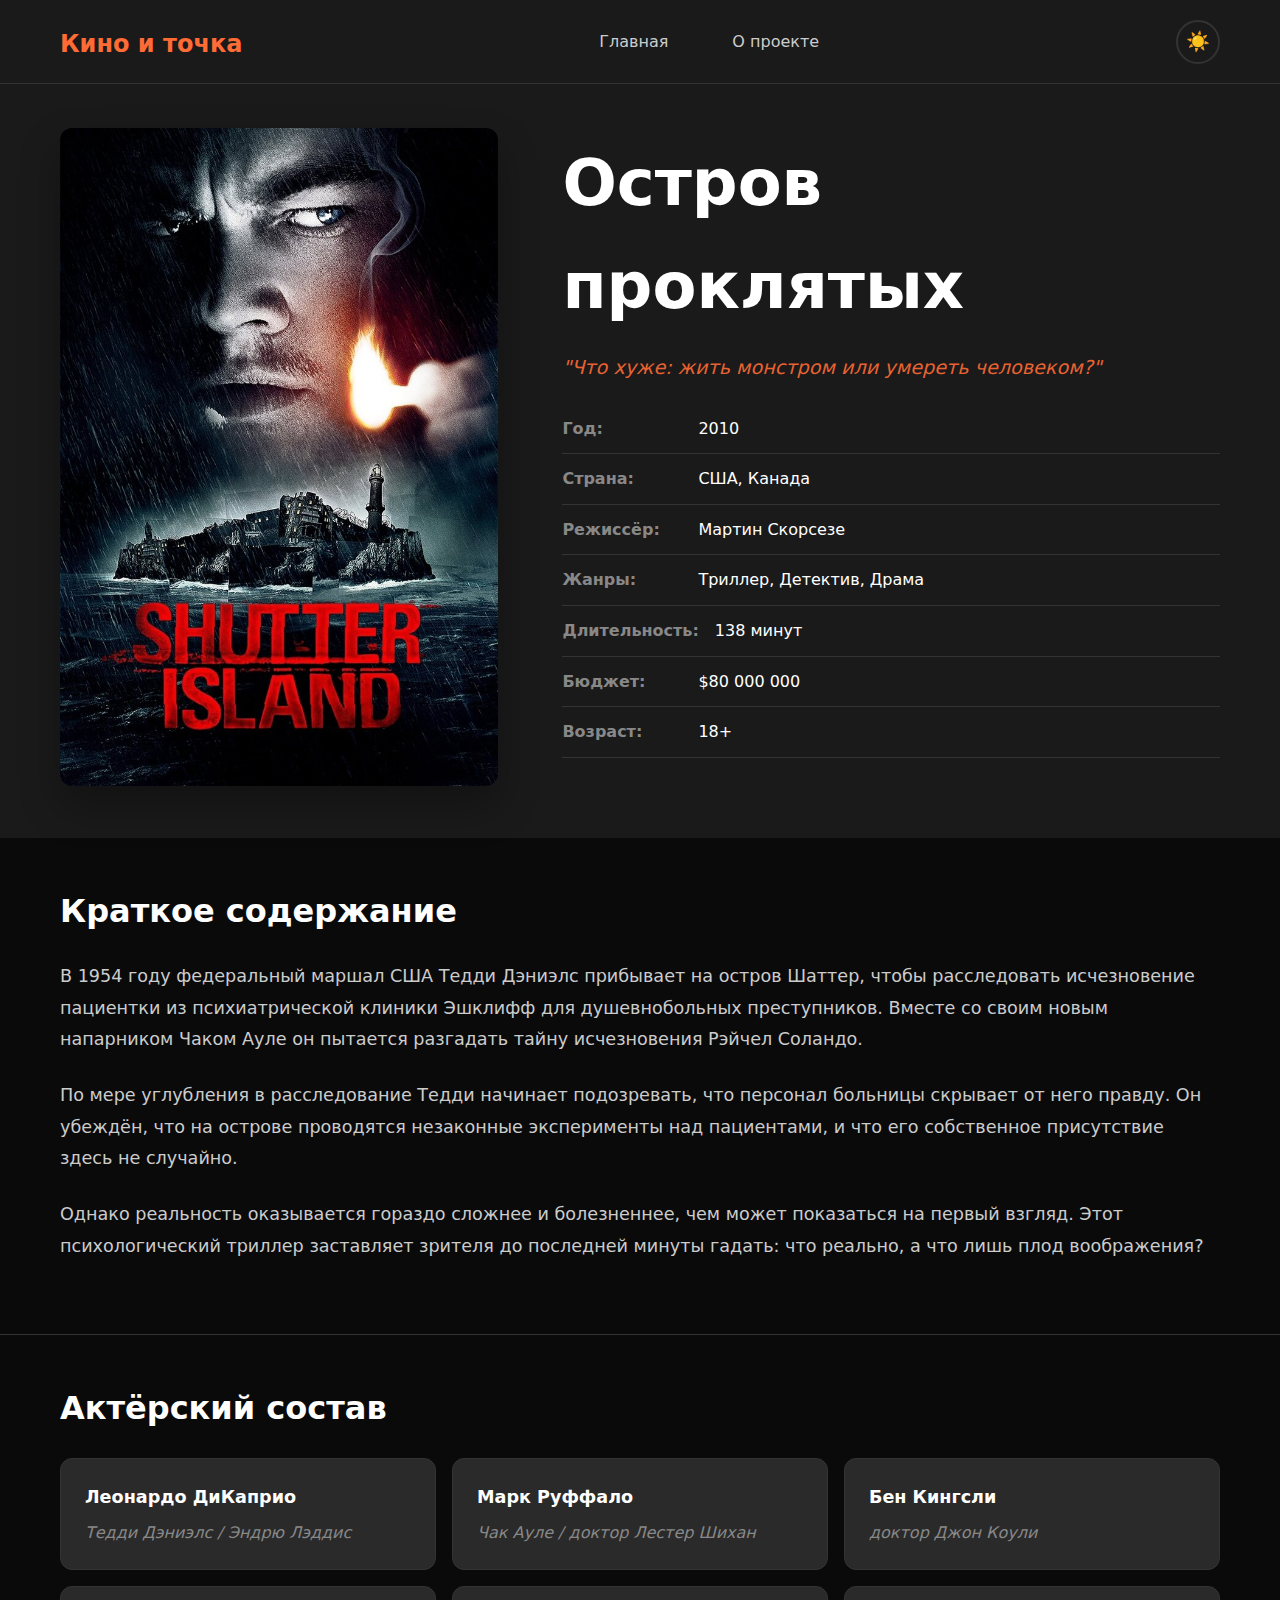
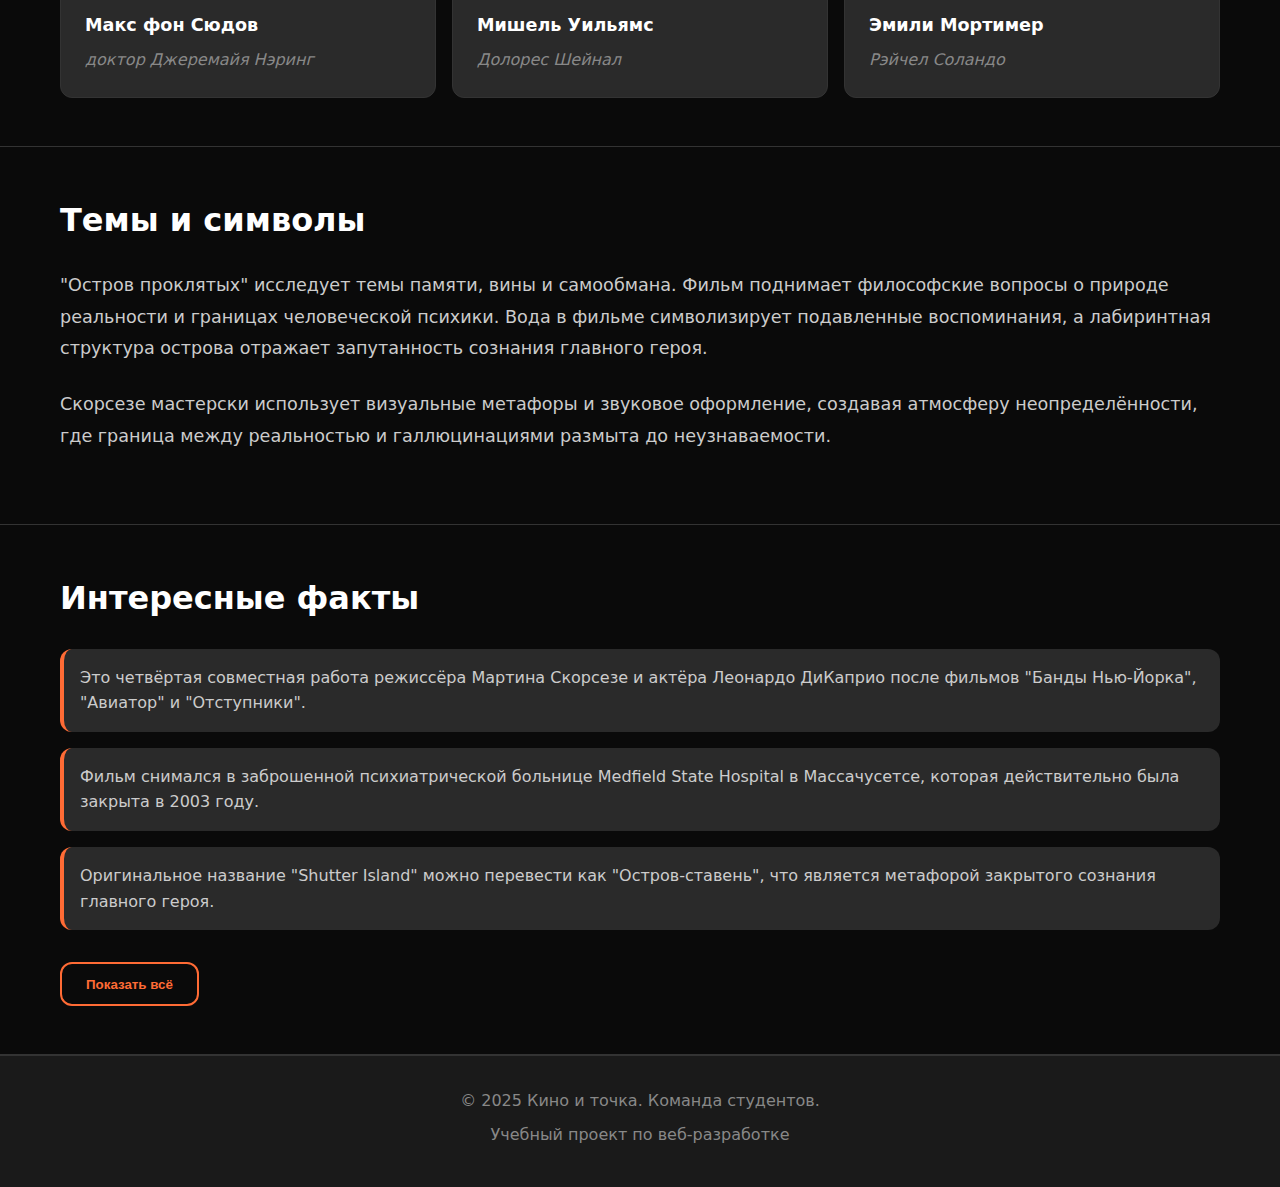
<file: shutter-island.html>
<!DOCTYPE html>
<html lang="ru">
<head>
    <meta charset="UTF-8">
    <meta name="viewport" content="width=device-width, initial-scale=1.0">
    <meta name="description" content="Остров проклятых (2010) - психологический триллер Мартина Скорсезе с Леонардо ДиКаприо. Синопсис, актеры, интересные факты.">
    <title>Кино и точка</title>
    <link rel="stylesheet" href="css/base.css">
    <link rel="stylesheet" href="css/header-footer.css">
    <link rel="stylesheet" href="css/components.css">
    <link rel="stylesheet" href="css/shutter-island.css">
</head>
<body>
    <header class="header">
        <div class="header__container">
            <h1 class="header__logo">
                <a href="index.html">Кино и точка</a>
            </h1>
            <nav class="nav" role="navigation">
                <ul class="nav__list">
                    <li class="nav__item">
                        <a href="index.html" class="nav__link">Главная</a>
                    </li>
                    <li class="nav__item">
                        <a href="about.html" class="nav__link">О проекте</a>
                    </li>
                </ul>
            </nav>
            <button class="theme-toggle" aria-label="Переключить тему" data-theme-toggle>
                🌙
            </button>
        </div>
    </header>

    <main class="main">
        <article class="film-hero">
            <div class="film-hero__container">
                <div class="film-hero__poster">
                    <img src="images/shutter-island-poster.jpg" alt="Постер фильма Остров проклятых 2010" class="film-hero__image">
                </div>
                <div class="film-hero__info">
                    <h1 class="film-hero__title">Остров проклятых</h1>
                    <p class="film-hero__tagline">"Что хуже: жить монстром или умереть человеком?"</p>
                    
                    <ul class="meta">
                        <li class="meta__item">
                            <span class="meta__label">Год:</span>
                            <span class="meta__value">2010</span>
                        </li>
                        <li class="meta__item">
                            <span class="meta__label">Страна:</span>
                            <span class="meta__value">США, Канада</span>
                        </li>
                        <li class="meta__item">
                            <span class="meta__label">Режиссёр:</span>
                            <span class="meta__value">Мартин Скорсезе</span>
                        </li>
                        <li class="meta__item">
                            <span class="meta__label">Жанры:</span>
                            <span class="meta__value">Триллер, Детектив, Драма</span>
                        </li>
                        <li class="meta__item">
                            <span class="meta__label">Длительность:</span>
                            <span class="meta__value">138 минут</span>
                        </li>
                        <li class="meta__item">
                            <span class="meta__label">Бюджет:</span>
                            <span class="meta__value">$80 000 000</span>
                        </li>
                        <li class="meta__item">
                            <span class="meta__label">Возраст:</span>
                            <span class="meta__value">18+</span>
                        </li>
                    </ul>
                </div>
            </div>
        </article>

        <section class="synopsis">
            <div class="synopsis__container">
                <h2>Краткое содержание</h2>
                <p>В 1954 году федеральный маршал США Тедди Дэниэлс прибывает на остров Шаттер, чтобы расследовать исчезновение пациентки из психиатрической клиники Эшклифф для душевнобольных преступников. Вместе со своим новым напарником Чаком Ауле он пытается разгадать тайну исчезновения Рэйчел Соландо.</p>
                
                <p>По мере углубления в расследование Тедди начинает подозревать, что персонал больницы скрывает от него правду. Он убеждён, что на острове проводятся незаконные эксперименты над пациентами, и что его собственное присутствие здесь не случайно.</p>
                
                <p>Однако реальность оказывается гораздо сложнее и болезненнее, чем может показаться на первый взгляд. Этот психологический триллер заставляет зрителя до последней минуты гадать: что реально, а что лишь плод воображения?</p>
            </div>
        </section>

        <section class="actors">
            <div class="actors__container">
                <h3>Актёрский состав</h3>
                <ul class="actors__list">
                    <li class="actors__item">
                        <p class="actors__actor">Леонардо ДиКаприо</p>
                        <p class="actors__role">Тедди Дэниэлс / Эндрю Лэддис</p>
                    </li>
                    <li class="actors__item">
                        <p class="actors__actor">Марк Руффало</p>
                        <p class="actors__role">Чак Ауле / доктор Лестер Шихан</p>
                    </li>
                    <li class="actors__item">
                        <p class="actors__actor">Бен Кингсли</p>
                        <p class="actors__role">доктор Джон Коули</p>
                    </li>
                    <li class="actors__item">
                        <p class="actors__actor">Макс фон Сюдов</p>
                        <p class="actors__role">доктор Джеремайя Нэринг</p>
                    </li>
                    <li class="actors__item">
                        <p class="actors__actor">Мишель Уильямс</p>
                        <p class="actors__role">Долорес Шейнал</p>
                    </li>
                    <li class="actors__item">
                        <p class="actors__actor">Эмили Мортимер</p>
                        <p class="actors__role">Рэйчел Соландо</p>
                    </li>
                </ul>
            </div>
        </section>


        <section class="analysis">
            <div class="analysis__container">
                <h3>Темы и символы</h3>
                <p>
                    "Остров проклятых" исследует темы памяти, вины и самообмана. Фильм поднимает философские вопросы о природе реальности и границах человеческой психики. Вода в фильме символизирует подавленные воспоминания, а лабиринтная структура острова отражает запутанность сознания главного героя.
                </p>
                <p>
                    Скорсезе мастерски использует визуальные метафоры и звуковое оформление, создавая атмосферу неопределённости, где граница между реальностью и галлюцинациями размыта до неузнаваемости.
                </p>
            </div>
        </section>

        <section class="facts" data-facts-section>
            <div class="facts__container">
                <h2>Интересные факты</h2>
                <ul class="facts__list">
                    <li class="facts__item">Это четвёртая совместная работа режиссёра Мартина Скорсезе и актёра Леонардо ДиКаприо после фильмов "Банды Нью-Йорка", "Авиатор" и "Отступники".</li>
                    <li class="facts__item">Фильм снимался в заброшенной психиатрической больнице Medfield State Hospital в Массачусетсе, которая действительно была закрыта в 2003 году.</li>
                    <li class="facts__item">Оригинальное название "Shutter Island" можно перевести как "Остров-ставень", что является метафорой закрытого сознания главного героя.</li>
                    <li class="facts__item facts__item--hidden">Леонардо ДиКаприо для подготовки к роли изучал документальные фильмы о людях с психическими расстройствами и посещал психиатрические клиники.</li>
                    <li class="facts__item facts__item--hidden">В фильме множество скрытых подсказок и деталей, которые становятся понятными только после повторного просмотра.</li>
                    <li class="facts__item facts__item--hidden">Сцены с водой символизируют подавленные воспоминания главного героя - он панически боится воды после трагедии с женой.</li>
                    <li class="facts__item facts__item--hidden">Музыка Густава Малера, звучащая в фильме, была любимой композицией жены главного героя и служит важным сюжетным элементом.</li>
                </ul>
                <button class="facts__toggle" aria-expanded="false" data-facts-toggle>
                    Показать всё
                </button>
            </div>
        </section>

    </main>

    <footer class="footer">
        <div class="footer__container">
            <p class="footer__text">© 2025 Кино и точка. Команда студентов.</p>
            <p class="footer__text">Учебный проект по веб-разработке</p>
        </div>
    </footer>

    <script src="scripts.js"></script>
</body>
</html>
</file>
<file: css/base.css>
/* Переменные для тёмной темы (по умолчанию) */
:root {
  --bg: #0a0a0a;
  --bg-secondary: #1a1a1a;
  --bg-card: #2a2a2a;
  --text: #ffffff;
  --text-secondary: #cccccc;
  --text-muted: #888888;
  --accent: #ff6b35;
  --accent-hover: #e55a2b;
  --accent-light: #ff8c42;
  --border: #333333;
  --shadow: rgba(0, 0, 0, 0.3);
  --shadow-hover: rgba(255, 107, 53, 0.2);
  --gradient: linear-gradient(135deg, #ff6b35, #f7931e);
  --border-radius: 12px;
  --transition: all 0.3s ease;
}

/* Светлая тема */
.theme--light {
  --bg: #ffffff;
  --bg-secondary: #f8f9fa;
  --bg-card: #ffffff;
  --text: #333333;
  --text-secondary: #555555;
  --text-muted: #777777;
  --accent: #007bff;
  --accent-hover: #0056b3;
  --accent-light: #3395ff;
  --border: #e0e0e0;
  --shadow: rgba(0, 0, 0, 0.1);
  --shadow-hover: rgba(0, 123, 255, 0.2);
  --gradient: linear-gradient(135deg, #007bff, #6f42c1);
}

/* Сброс стилей */
* {
  margin: 0;
  padding: 0;
  box-sizing: border-box;
}

/* Базовые стили */
html {
  font-size: 16px;
  scroll-behavior: smooth;
}

body {
  font-family: 'Inter', system-ui, -apple-system, sans-serif;
  line-height: 1.6;
  color: var(--text);
  background-color: var(--bg);
  min-height: 100vh;
  display: flex;
  flex-direction: column;
  transition: var(--transition);
}

/* Контейнеры */
.header__container,
.hero__container,
.films__container,
.stats__container,
.synopsis__container,
.facts__container,
.actors__container,
.analysis__container,
.footer__container,
.film-hero__container,
.about-intro__container,
.team__container,
.technologies__container,
.goals__container {
  max-width: 1200px;
  margin: 0 auto;
  padding: 0 20px;
}
</file>
<file: css/header-footer.css>
/* Header */
.header {
  background: var(--bg-secondary);
  border-bottom: 1px solid var(--border);
  position: sticky;
  top: 0;
  z-index: 100;
}

.header__container {
  display: flex;
  justify-content: space-between;
  align-items: center;
  padding: 1rem 20px;
}

.header__logo a {
  font-size: 1.5rem;
  font-weight: 700;
  color: var(--accent);
  text-decoration: none;
  transition: var(--transition);
}

.header__logo a:hover {
  color: var(--accent-hover);
  transform: scale(1.05);
}

/* Navigation */
.nav__list {
  display: flex;
  list-style: none;
  gap: 2rem;
}

.nav__link {
  color: var(--text-secondary);
  text-decoration: none;
  font-weight: 500;
  padding: 0.5rem 1rem;
  border-radius: var(--border-radius);
  transition: var(--transition);
  position: relative;
}

.nav__link:hover,
.nav__link--active {
  color: var(--accent);
  background: rgba(255, 107, 53, 0.1);
}

.nav__link:hover {
  transform: translateY(-2px);
}

/* Theme toggle */
.theme-toggle {
  background: none;
  border: 2px solid var(--border);
  color: var(--text);
  padding: 0.5rem;
  border-radius: 50%;
  cursor: pointer;
  font-size: 1.2rem;
  transition: var(--transition);
  width: 44px;
  height: 44px;
  display: flex;
  align-items: center;
  justify-content: center;
}

.theme-toggle:hover {
  border-color: var(--accent);
  background: var(--accent);
  transform: rotate(180deg);
}

/* Main content */
.main {
  flex: 1;
}

/* Footer */
.footer {
  background: var(--bg-secondary);
  border-top: 1px solid var(--border);
  padding: 2rem 0;
  text-align: center;
  margin-top: auto;
}

.footer__text {
  color: var(--text-muted);
  margin-bottom: 0.5rem;
}

/* Mobile navigation */
@media (max-width: 768px) {
  .header__container {
    flex-direction: row;
    justify-content: space-between;
    gap: 0;
    padding: 0.5rem 1rem;
  }
  
  .nav__list {
    flex-direction: row;
    text-align: center;
    gap: 1rem;
  }
  
  .nav__link {
    padding: 0.25rem 0.5rem;
    font-size: 0.9rem
  }
  
  .theme-toggle {
    position: static;
    width: 36px;
    height: 36px;
    font-size: 1rem;
  }
}

@media (max-width: 412px) {
  .header__container {
    padding: 0.25rem 0.5rem;
    gap: 0.25rem;
  }

  .header__logo a {
    font-size: 1rem; 
  }

  .nav__link {
    font-size: 0.85rem;
    padding: 0.25rem 0.4rem;
  }

  .theme-toggle {
    width: 28px;
    height: 28px;
    font-size: 0.85rem;
  }
}

@media (max-width: 360px) {
  .header__container {
    flex-wrap: wrap;
  }

  .theme-toggle {
    order: 3;          
    margin-left: 0;
  }

  .nav__list {
    flex-wrap: wrap;   
    gap: 0.5rem;
  }
}

@media (max-width: 320px) {
  .logo-full { display: none; }
  .logo-short { display: inline; }
}
</file>
<file: css/components.css>
/* Hero section - переиспользуется на главной и about страницах */
.hero {
  background: var(--gradient);
  padding: 4rem 0;
  text-align: center;
  color: white;
}

.hero__title {
  font-size: clamp(2rem, 5vw, 3.5rem);
  margin-bottom: 1rem;
  font-weight: 700;
  text-shadow: 2px 2px 4px rgba(0, 0, 0, 0.3);
}

.hero__subtitle {
  font-size: clamp(1rem, 3vw, 1.5rem);
  opacity: 0.9;
  max-width: 600px;
  margin: 0 auto;
}

/* Stats section - переиспользуется на главной и about страницах */
.stats {
  background: var(--bg-secondary);
  padding: 3rem 0;
}

.stats__grid {
  display: grid;
  grid-template-columns: repeat(auto-fit, minmax(200px, 1fr));
  gap: 2rem;
  text-align: center;
}

.stat-item__number {
  font-size: 3rem;
  font-weight: 700;
  color: var(--accent);
  margin-bottom: 0.5rem;
}

.stat-item__label {
  color: var(--text-secondary);
  text-transform: uppercase;
  letter-spacing: 1px;
  font-size: 0.9rem;
}

/* Buttons */
.btn {
  display: inline-block;
  padding: 0.75rem 1.5rem;
  border: none;
  border-radius: var(--border-radius);
  text-decoration: none;
  font-weight: 600;
  cursor: pointer;
  transition: var(--transition);
  font-size: 1rem;
  text-align: center;
  min-height: 44px;
  line-height: 1.2;
}

.btn--primary {
  background: var(--gradient);
  color: white;
  box-shadow: 0 4px 15px rgba(255, 107, 53, 0.3);
}

.btn--primary:hover {
  transform: translateY(-3px);
  box-shadow: 0 8px 25px rgba(255, 107, 53, 0.4);
}

.btn--secondary {
  background: transparent;
  color: var(--accent);
  border: 2px solid var(--accent);
}

.btn--secondary:hover {
  background: var(--accent);
  color: white;
  transform: translateY(-2px);
}

/* Mobile styles for hero and stats */
@media (max-width: 768px) {
  .hero {
    padding: 2rem 0;
  }
  
  .hero__title {
    font-size: 2rem;
  }
  
  .hero__subtitle {
    font-size: 1rem;
  }
  
  .stats__grid {
    grid-template-columns: repeat(3, 1fr);
    gap: 1rem;
  }
  
  .stat-item__number {
    font-size: 2rem;
  }
  
  .btn,
  .facts__toggle,
  .theme-toggle {
    min-height: 44px;
    min-width: 44px;
  }
}

@media (max-width: 480px) {
  .stats__grid {
    grid-template-columns: 1fr;
    text-align: center;
  }
}
</file>
<file: css/home.css>
/* Films section */
.films {
  padding: 4rem 0;
}

.films__title {
  font-size: 2.5rem;
  text-align: center;
  margin-bottom: 3rem;
  color: var(--text);
}

.films__grid {
  display: grid;
  grid-template-columns: repeat(auto-fit, minmax(350px, 1fr));
  gap: 2rem;
  margin-top: 2rem;
}

/* Film cards */
.film-card {
  background: var(--bg-card);
  border-radius: var(--border-radius);
  overflow: hidden;
  box-shadow: 0 8px 30px var(--shadow);
  transition: var(--transition);
  border: 1px solid var(--border);
}

.film-card:hover {
  transform: translateY(-10px);
  box-shadow: 0 20px 40px var(--shadow-hover);
}

.film-card__image {
  position: relative;
  overflow: hidden;
  height: 400px;
}

.film-card__poster {
  width: 100%;
  height: 100%;
  object-fit: cover;
  transition: var(--transition);
}

.film-card:hover .film-card__poster {
  transform: scale(1.05);
}

.film-card__overlay {
  position: absolute;
  top: 0;
  left: 0;
  right: 0;
  bottom: 0;
  background: rgba(0, 0, 0, 0.7);
  display: flex;
  align-items: center;
  justify-content: center;
  opacity: 0;
  transition: var(--transition);
}

.film-card:hover .film-card__overlay {
  opacity: 1;
}

.film-card__content {
  padding: 1.5rem;
}

.film-card__title {
  font-size: 1.5rem;
  margin-bottom: 0.5rem;
  color: var(--text);
}

.film-card__year,
.film-card__director {
  color: var(--text-muted);
  margin-bottom: 0.5rem;
}

.film-card__director {
  font-style: italic;
}

.film-card__genres {
  display: flex;
  gap: 0.5rem;
  list-style: none;
  margin-bottom: 1rem;
}

.film-card__genres li {
  background: var(--accent);
  color: white;
  padding: 0.25rem 0.75rem;
  border-radius: 20px;
  font-size: 0.85rem;
}

.film-card__description {
  color: var(--text-secondary);
  line-height: 1.6;
}

/* Mobile styles for home page */
@media (max-width: 768px) {  
  .films {
    padding: 2rem 0;
  }
  
  .films__title {
    font-size: 2rem;
  }
  
  .films__grid {
    grid-template-columns: 1fr;
    gap: 1.5rem;
  }
  
  .film-card {
    max-width: 100%;
  }
}

/* Tablet */
@media (max-width: 1023px) and (min-width: 769px) {
  .films__grid {
    grid-template-columns: 1fr;
    max-width: 500px;
    margin: 2rem auto 0;
  }
}

/* Desktop */
@media (min-width: 1024px) {
  .films__grid {
    grid-template-columns: repeat(2, 1fr);
  }
}

@media (max-width: 480px) {
  .film-card__image {
    height: 300px;
  }
}
</file>
<file: css/about.css>
/* About page styles */
.about-intro {
  padding: 3rem 0;
  background: var(--bg-secondary);
}

.about-intro__text {
  text-align: center;
  font-size: 1.2rem;
  line-height: 1.8;
  color: var(--text-secondary);
  max-width: 800px;
  margin: 0 auto;
}

/* Team section */
.team {
  padding: 4rem 0;
}

.team__title,
.technologies__title,
.goals__title {
  font-size: 2.5rem;
  text-align: center;
  margin-bottom: 3rem;
  color: var(--text);
}

.team__list,
.technologies__list,
.goals__list {
  list-style: none;
  max-width: 600px;
  margin: 0 auto;
}

.team__member,
.technologies__item,
.goals__item {
  padding: 1rem 1.5rem;
  margin-bottom: 1rem;
  background: var(--bg-card);
  border-radius: var(--border-radius);
  border-left: 4px solid var(--accent);
  color: var(--text-secondary);
  transition: var(--transition);
}

.team__member:hover,
.technologies__item:hover,
.goals__item:hover {
  background: var(--bg-secondary);
  transform: translateX(5px);
}

.technologies__note {
  text-align: center;
  padding: 1.5rem;
  margin-top: 2rem;
  color: var(--text-secondary);
  font-size: 1.1rem;
}

/* Technologies section */
.technologies {
  padding: 4rem 0;
  background: var(--bg-secondary);
}

/* Goals section */
.goals {
  padding: 4rem 0;
}

.goals__content {
  max-width: 800px;
  margin: 0 auto;
}
</file>
<file: css/black-swan.css>
/* Film hero section */
.film-hero {
  padding: 2rem 0;
  background: var(--bg-secondary);
}

.film-hero__container {
  display: grid;
  grid-template-columns: 1fr 2fr;
  gap: 3rem;
  align-items: start;
}

.film-hero__image {
  width: 100%;
  height: auto;
  border-radius: var(--border-radius);
  box-shadow: 0 20px 40px var(--shadow);
  transition: var(--transition);
}

.film-hero__info {
  padding: 1rem 0;
}

.film-hero__title {
  font-size: clamp(2.5rem, 5vw, 4rem);
  margin-bottom: 1rem;
  color: var(--text);
  font-weight: 700;
}

.film-hero__tagline {
  font-size: 1.2rem;
  color: var(--accent);
  font-style: italic;
  margin-bottom: 2rem;
  opacity: 0.9;
}

/* Meta information */
.meta {
  list-style: none;
  margin-bottom: 2rem;
}

.meta__item {
  display: flex;
  margin-bottom: 0.75rem;
  padding-bottom: 0.75rem;
  border-bottom: 1px solid var(--border);
}

.meta__label {
  font-weight: 600;
  color: var(--text-muted);
  min-width: 120px;
  margin-right: 1rem;
}

.meta__value {
  color: var(--text);
}

/* Content sections */
.synopsis,
.facts,
.actors,
.analysis {
  padding: 3rem 0;
  border-bottom: 1px solid var(--border);
}

.synopsis h2,
.facts h2,
.actors h3,
.analysis h3 {
  font-size: 2rem;
  margin-bottom: 1.5rem;
  color: var(--text);
}

.synopsis p {
  margin-bottom: 1.5rem;
  color: var(--text-secondary);
  font-size: 1.1rem;
  line-height: 1.8;
}

/* Facts section */
.facts__list {
  list-style: none;
  margin-bottom: 2rem;
}

.facts__item {
  padding: 1rem;
  margin-bottom: 1rem;
  background: var(--bg-card);
  border-radius: var(--border-radius);
  border-left: 4px solid var(--accent);
  color: var(--text-secondary);
  transition: var(--transition);
}

.facts__item:hover {
  background: var(--bg-secondary);
  transform: translateX(5px);
}

.facts__item--hidden {
  display: none;
}

.facts__toggle {
  background: transparent;
  color: var(--accent);
  border: 2px solid var(--accent);
  padding: 0.75rem 1.5rem;
  border-radius: var(--border-radius);
  cursor: pointer;
  font-weight: 600;
  transition: var(--transition);
  min-height: 44px;
}

.facts__toggle:hover {
  background: var(--accent);
  color: white;
}

.facts__toggle[aria-expanded="true"] {
  background: var(--accent);
  color: white;
}

/* Actors section */
.actors__list {
  list-style: none;
  display: grid;
  grid-template-columns: repeat(auto-fit, minmax(300px, 1fr));
  gap: 1rem;
}

.actors__item {
  background: var(--bg-card);
  padding: 1rem;
  border-radius: var(--border-radius);
  border: 1px solid var(--border);
  display: flex;
  align-items: center;
  justify-content: space-between;
  gap: 1rem;
  transition: var(--transition);
}

.actors__item:hover {
  background: var(--bg-secondary);
  transform: translateY(-3px);
}

.actors__actor {
  font-weight: 700;
  color: var(--text);
  margin-bottom: 0.25rem;
  font-size: 1.1rem;
}

.actors__role {
  color: var(--text-muted);
  font-style: italic;
  font-size: 0.9rem;
}

.actors__info {
  flex: 1;
}

.actors__photo {
  width: 70px;
  height: 70px;
  border-radius: 8px;
  object-fit: cover;
  flex-shrink: 0;
  box-shadow: 0 4px 8px var(--shadow);
}

/* Analysis section */
.analysis p {
  margin-bottom: 1.5rem;
  color: var(--text-secondary);
  font-size: 1.1rem;
  line-height: 1.8;
}

/* Mobile styles for film detail page */
@media (max-width: 768px) {
  .synopsis,
  .facts,
  .actors,
  .analysis {
    padding: 2rem 0;
  }
  
  .film-hero__container {
    grid-template-columns: 1fr;
    gap: 2rem;
    text-align: center;
  }
  
  .film-hero__poster {
    max-width: 300px;
    margin: 0 auto;
  }
  
  .film-hero__title {
    font-size: 2.5rem;
  }
  
  .meta__item {
    flex-direction: column;
    gap: 0.25rem;
  }
  
  .meta__label {
    min-width: auto;
    margin-right: 0;
    font-weight: 700;
  }
  
  .actors__list {
    grid-template-columns: 1fr;
  }
}

/* Desktop */
@media (min-width: 1024px) {
  .film-hero__container {
    grid-template-columns: 2fr 3fr;
    gap: 4rem;
  }
}

/* Tablet */
@media (max-width: 1023px) and (min-width: 769px) {
  .film-hero__container {
    grid-template-columns: 1fr 1.5fr;
    gap: 2rem;
  }
}

/* Scroll animations */
.animate-on-scroll {
opacity: 0;
transform: translateY(30px);
transition: opacity 0.6s ease-out, transform 0.6s ease-out;
}

.animate-on-scroll.animated {
opacity: 1;
transform: translateY(0);
}

/* Hero intro animation */
@keyframes fadeInUp {
  from {
    opacity: 0;
    transform: translateY(40px);
  }
  to {
    opacity: 1;
    transform: translateY(0);
  }
}

.hero-block-animate {
  opacity: 0;
}

.hero-block-animate.active {
  animation: fadeInUp 1s ease-out forwards;
}

/* Tabs */
.tabs {
  margin: 2rem 0;
}

.tabs__nav {
  display: flex;
  border-bottom: 2px solid var(--border);
  margin-bottom: 1.5rem;
}

.tabs__button {
  background: none;
  border: none;
  padding: 1rem 1.5rem;
  font-size: 1rem;
  font-weight: 600;
  cursor: pointer;
  color: var(--text-secondary);
  border-bottom: 3px solid transparent;
  transition: var(--transition);
}

.tabs__button:hover {
  color: var(--accent);
}

.tabs__button.active {
  color: var(--accent);
  border-color: var(--accent);
}

.tabs__content {
  display: none;
}

.tabs__content.active {
  display: block;
  animation: fadeIn 0.4s ease;
}

@keyframes fadeIn {
  from { opacity: 0; }
  to { opacity: 1; }
}

/* Awards grid */
.awards__grid {
  display: grid;
  grid-template-columns: repeat(auto-fit, minmax(120px, 1fr));
  gap: 1.5rem;
  text-align: center;
}

.awards__item {
  position: relative;
  cursor: pointer;
}

.awards__icon {
  width: 100px;
  height: auto;
  margin: 0 auto;
  display: block;
  transition: transform 0.3s ease;
}

.awards__item:hover .awards__icon {
  transform: scale(1.05);
}

.awards__tooltip {
  position: absolute;
  bottom: -60px;
  left: 50%;
  transform: translateX(-50%);
  background: var(--bg-secondary);
  color: var(--text);
  padding: 0.75rem 1rem;
  border-radius: var(--border-radius);
  border: 1px solid var(--border);
  box-shadow: 0 4px 10px var(--shadow);
  font-size: 0.9rem;
  width: 220px;
  opacity: 0;
  pointer-events: none;
  transition: opacity 0.3s ease;
  z-index: 5;
}

.awards__item:hover .awards__tooltip {
  opacity: 1;
}
</file>
<file: css/joker.css>
/* Film hero section */
.film-hero {
  padding: 2% 0;
  background: var(--bg-secondary);
}

.film-hero__container {
  display: grid;
}

.film-hero__image {
  width: 100%;
  border-radius: var(--border-radius);
  box-shadow: 0 20px 40px var(--shadow);
}

.film-hero__title {
  font-size: clamp(2.5rem, 5vw, 4rem);
  margin: 0 0 1rem 0;
  color: var(--text);
  font-weight: 700;
}

/* Meta information */
.film__additional-info {
  list-style: none;
  margin-bottom: 2rem;
}

.film__additional-info__item {
  display: flex;
  margin-bottom: 0.75rem;
  padding-bottom: 0.75rem;
  border-bottom: 1px solid var(--border);
}

.film__additional-info__label {
  font-weight: 600;
  color: var(--text-muted);
  min-width: 120px;
  margin-right: 1rem;
}

.film__additional-info__value {
  color: var(--text);
}

/* Content sections */
.synopsis,
.facts,
.actors {
  padding: 3rem 0;
  border-bottom: 1px solid var(--border);
}

.synopsis h2,
.facts h2,
.actors h2 {
  font-size: 2rem;
  margin-bottom: 1.5rem;
  color: var(--text);
}

.synopsis p {
  margin-bottom: 1.5rem;
  color: var(--text-secondary);
  font-size: 1.1rem;
  line-height: 1.8;
}

/* Actors section */
.actors {
  padding: 3rem 0;
  background: var(--bg-secondary);
}

.actors__list {
  list-style: none;
  display: grid;
  grid-template-columns: repeat(auto-fit, minmax(250px, 1fr));
  gap: 2rem;
  align-items: start;
}

.actor-card {
  background: var(--bg-card);
  padding: 1.25rem;
  border-radius: var(--border-radius);
  transition: var(--transition);
  border: 1px solid var(--border);
  text-align: center;
  position: relative;
  display: flex;
  flex-direction: column;
  align-items: center;
  gap: 1rem;
  min-height: 360px;
  overflow: hidden;
}

.actor-card__image-wrap {
  width: 100%;
  max-width: 220px;
  aspect-ratio: 3 / 4;
  position: relative;
  overflow: hidden;
  border-radius: var(--border-radius);
}

.actor-card__image {
  position: absolute;
  inset: 0;
  width: 100%;
  height: 100%;
  object-fit: cover;
  display: block;
  transition: opacity .35s ease, transform .35s ease;
  border-radius: inherit;
  backface-visibility: hidden;
}

.actor-card__image--actor {
  z-index: 1;
  opacity: 1;
  transform: scale(1);
}

.actor-card:hover .actor-card__image--character {
  opacity: 1;
  transform: scale(1);
}
.actor-card:hover .actor-card__image--actor {
  opacity: 0;
  transform: scale(0.98);
}

.actor-card__image--character {
  z-index: 2;
  opacity: 0;
  transform: scale(1.05);
  pointer-events: none;
}

.actor-card__name {
  font-weight: 700;
  color: var(--text);
  margin-bottom: 0.5rem;
  font-size: 1.1rem;
}

.actor-card__role {
  color: var(--text-muted);
  font-style: italic;
}


/* Facts section */
.facts__list {
  list-style: none;
  margin-bottom: 2rem;
}

.facts__item {
  padding: 1rem;
  margin-bottom: 1rem;
  background: var(--bg-card);
  border-radius: var(--border-radius);
  border-left: 4px solid var(--accent);
  color: var(--text-secondary);
  transition: var(--transition);
}

.facts__item:hover {
  background: var(--bg-secondary);
  transform: translateX(5px);
}

.facts__item--hidden {
  display: none;
}

.facts__toggle {
  background: transparent;
  color: var(--accent);
  border: 2px solid var(--accent);
  padding: 0.75rem 1.5rem;
  border-radius: var(--border-radius);
  cursor: pointer;
  font-weight: 600;
  transition: var(--transition);
  min-height: 44px;
}

.facts__toggle:hover {
  background: var(--accent);
  color: white;
}


/* Mobile styles for film detail page */
@media (max-width: 768px) {
  .synopsis,
  .facts,
  .actors {
    padding: 2rem 0;
  }
  
  .film-hero__container {
    grid-template-columns: 1fr;
    gap: 2rem;
    text-align: center;
  }
  
  .film-hero__poster {
    max-width: 300px;
    margin: 0 auto;
  }
  
  .film-hero__title {
    font-size: 2.5rem;
  }
  
  .film__additional-info__item {
    flex-direction: column;
    gap: 0.25rem;
  }
  
  .film__additional-info__label {
    min-width: auto;
    margin-right: 0;
    font-weight: 700;
  }
  
  .actors__list {
    grid-template-columns: 1fr;
  }

  .facts__toggle{
    display: flex;
    justify-self: end; 
  }
}

/* Desktop */
@media (min-width: 1024px) {
  .film-hero__container {
    grid-template-columns: 2fr 3fr;
    gap: 4rem;
  }
}

/* Tablet */
@media (max-width: 1023px) and (min-width: 769px) {
  .film-hero__container {
    grid-template-columns: 1fr 1.5fr;
    gap: 2rem;
  }
}
</file>
<file: css/shutter-island.css>
/* Film hero section */
.film-hero {
  padding: 2rem 0;
  background: var(--bg-secondary);
}

.film-hero__container {
  display: grid;
  grid-template-columns: 1fr 2fr;
  gap: 3rem;
  align-items: center;
}

.film-hero__image {
  width: 100%;
  height: auto;
  border-radius: var(--border-radius);
  box-shadow: 0 20px 40px var(--shadow);
  transition: var(--transition);
}

.film-hero__info {
  padding: 1rem 0;
}

.film-hero__title {
  font-size: clamp(2.5rem, 5vw, 4rem);
  margin-bottom: 1rem;
  color: var(--text);
  font-weight: 700;
}

.film-hero__tagline {
  font-size: 1.2rem;
  color: var(--accent);
  font-style: italic;
  margin-bottom: 2rem;
  opacity: 0.9;
}

/* Meta information */
.meta {
  list-style: none;
  margin-bottom: 2rem;
}

.meta__item {
  display: flex;
  margin-bottom: 0.75rem;
  padding-bottom: 0.75rem;
  border-bottom: 1px solid var(--border);
}

.meta__label {
  font-weight: 600;
  color: var(--text-muted);
  min-width: 120px;
  margin-right: 1rem;
}

.meta__value {
  color: var(--text);
}

/* Content sections */
.synopsis,
.facts,
.actors,
.analysis {
  padding: 3rem 0;
  border-bottom: 1px solid var(--border);
}

.synopsis h2,
.facts h2,
.actors h3,
.analysis h3 {
  font-size: 2rem;
  margin-bottom: 1.5rem;
  color: var(--text);
}

.synopsis p {
  margin-bottom: 1.5rem;
  color: var(--text-secondary);
  font-size: 1.1rem;
  line-height: 1.8;
}

/* Facts section */
.facts__list {
  list-style: none;
  margin-bottom: 2rem;
}

.facts__item {
  padding: 1rem;
  margin-bottom: 1rem;
  background: var(--bg-card);
  border-radius: var(--border-radius);
  border-left: 4px solid var(--accent);
  color: var(--text-secondary);
  transition: var(--transition);
}

.facts__item:hover {
  background: var(--bg-secondary);
  transform: translateX(5px);
}

.facts__item--hidden {
  display: none;
}

.facts__toggle {
  background: transparent;
  color: var(--accent);
  border: 2px solid var(--accent);
  padding: 0.75rem 1.5rem;
  border-radius: var(--border-radius);
  cursor: pointer;
  font-weight: 600;
  transition: var(--transition);
  min-height: 44px;
}

.facts__toggle:hover {
  background: var(--accent);
  color: white;
}

.facts__toggle[aria-expanded="true"] {
  background: var(--accent);
  color: white;
}

/* Actors section */
.actors__list {
  list-style: none;
  display: grid;
  grid-template-columns: repeat(auto-fit, minmax(300px, 1fr));
  gap: 1rem;
}

.actors__item {
  background: var(--bg-card);
  padding: 1.5rem;
  border-radius: var(--border-radius);
  transition: var(--transition);
  border: 1px solid var(--border);
}

.actors__item:hover {
  background: var(--bg-secondary);
  transform: translateY(-3px);
}

.actors__actor {
  font-weight: 700;
  color: var(--text);
  margin-bottom: 0.5rem;
  font-size: 1.1rem;
}

.actors__role {
  color: var(--text-muted);
  font-style: italic;
}

/* Analysis section */
.analysis p {
  margin-bottom: 1.5rem;
  color: var(--text-secondary);
  font-size: 1.1rem;
  line-height: 1.8;
}

/* Mobile styles for film detail page */
@media (max-width: 768px) {
  .synopsis,
  .facts,
  .actors,
  .analysis {
    padding: 2rem 0;
  }
  
  .film-hero__container {
    grid-template-columns: 1fr;
    gap: 2rem;
    text-align: center;
  }
  
  .film-hero__poster {
    max-width: 300px;
    margin: 0 auto;
  }
  
  .film-hero__title {
    font-size: 2.5rem;
  }
  
  .meta__item {
    flex-direction: column;
    gap: 0.25rem;
  }
  
  .meta__label {
    min-width: auto;
    margin-right: 0;
    font-weight: 700;
  }
  
  .actors__list {
    grid-template-columns: 1fr;
  }
}

/* Desktop */
@media (min-width: 1024px) {
  .film-hero__container {
    grid-template-columns: 2fr 3fr;
    gap: 4rem;
  }
}

/* Tablet */
@media (max-width: 1023px) and (min-width: 769px) {
  .film-hero__container {
    grid-template-columns: 1fr 1.5fr;
    gap: 2rem;
  }
}
</file>
